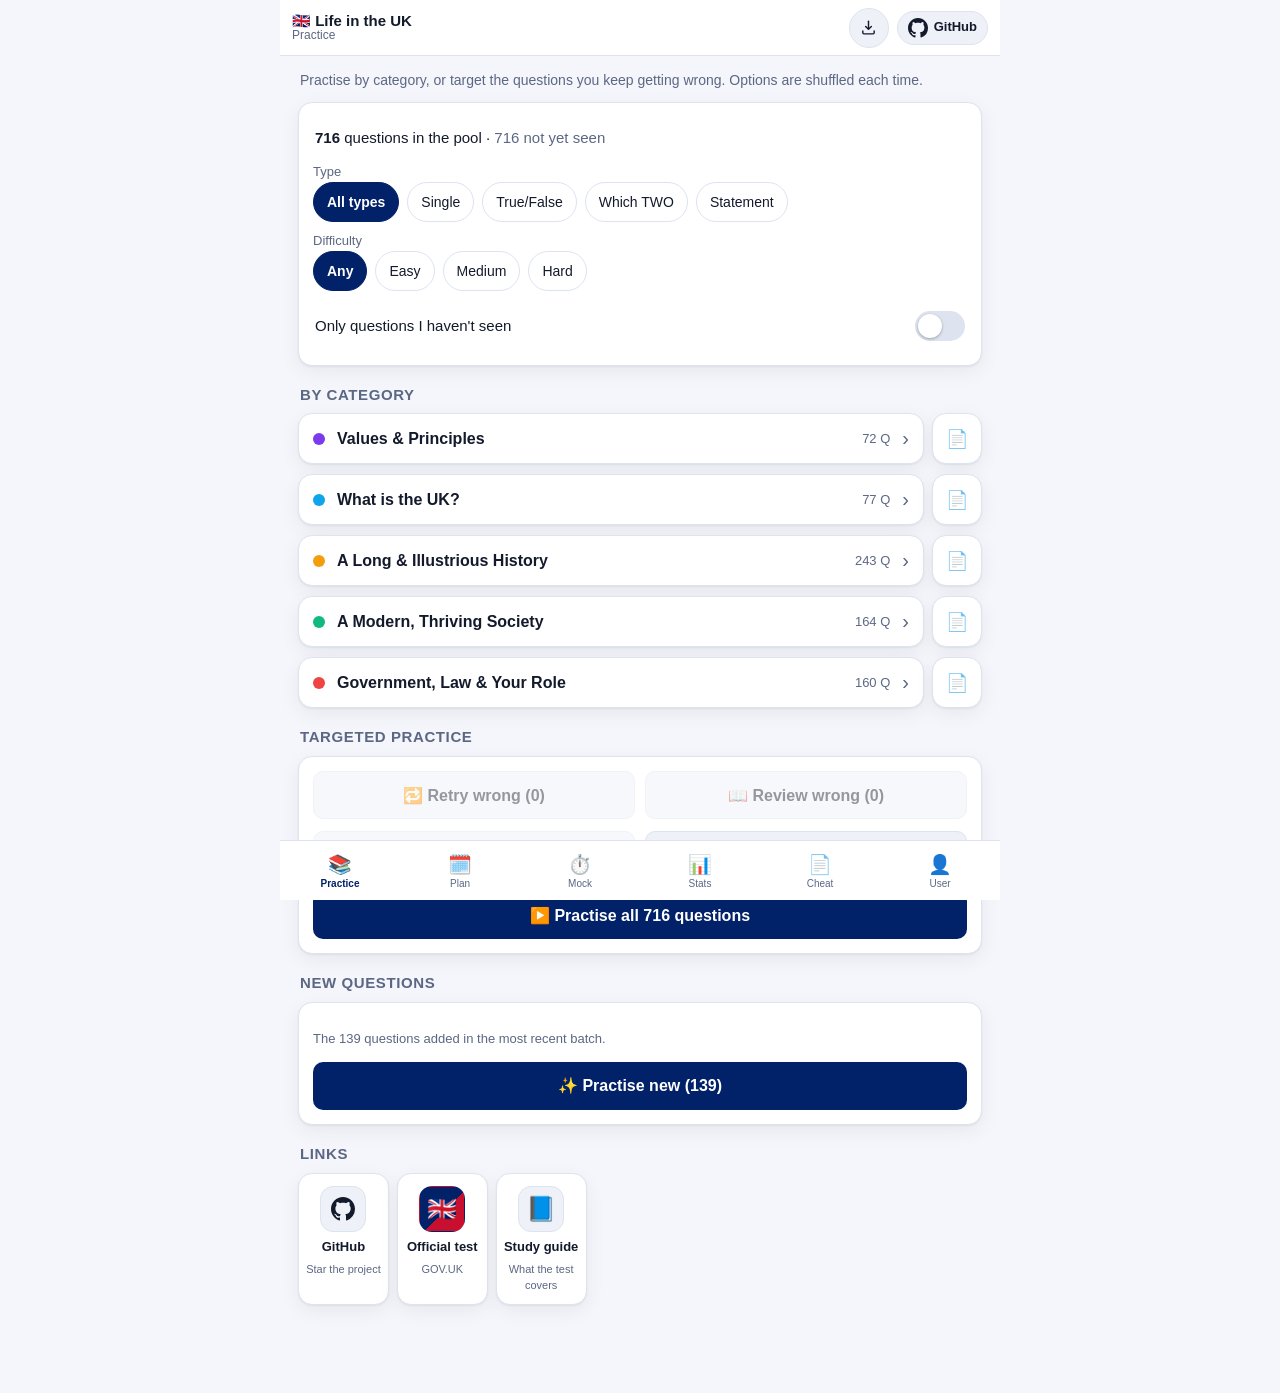
<file: app/index.html>
<!doctype html>
<html lang="en-GB">
  <head>
    <meta charset="utf-8" />
    <meta
      name="viewport"
      content="width=device-width, initial-scale=1, viewport-fit=cover"
    />
    <meta name="theme-color" content="#012169" />
    <title>Life in the UK Test practice — 716 free questions & mock tests</title>
    <meta
      name="description"
      content="Free practice for the Life in the UK Test: 716 original questions by chapter, timed 24-question mock tests, 4/2/1-week study plans and a cheat sheet. Works offline, no account."
    />
    <link rel="canonical" href="https://imnelsonchan-code.github.io/life-in-the-uk-test/" />
    <meta name="robots" content="index,follow" />

    <!-- Link previews (chat apps, social, search). -->
    <meta property="og:type" content="website" />
    <meta property="og:site_name" content="Life in the UK Test practice" />
    <meta property="og:title" content="Life in the UK Test practice — 716 free questions & mock tests" />
    <meta
      property="og:description"
      content="716 original questions by chapter, timed mock tests, study plans and a cheat sheet. Free, offline and private."
    />
    <meta property="og:url" content="https://imnelsonchan-code.github.io/life-in-the-uk-test/" />
    <meta property="og:image" content="https://imnelsonchan-code.github.io/life-in-the-uk-test/icons/og.png" />
    <meta property="og:image:width" content="1200" />
    <meta property="og:image:height" content="630" />
    <meta property="og:locale" content="en_GB" />
    <meta name="twitter:card" content="summary_large_image" />
    <meta name="twitter:title" content="Life in the UK Test practice — 716 free questions & mock tests" />
    <meta
      name="twitter:description"
      content="716 original questions by chapter, timed mock tests, study plans and a cheat sheet. Free, offline and private."
    />
    <meta name="twitter:image" content="https://imnelsonchan-code.github.io/life-in-the-uk-test/icons/og.png" />

    <link rel="icon" href="icons/icon.svg" type="image/svg+xml" />
    <link rel="apple-touch-icon" sizes="180x180" href="icons/apple-touch-icon.png" />
    <link rel="manifest" href="manifest.webmanifest?v=20261019h" />
    <meta name="apple-mobile-web-app-title" content="Life in the UK" />
    <!-- iOS 26 opens a Home Screen site as a web app on its own; these two keep
         older iPhones (which read only the Apple meta tags) doing the same. -->
    <meta name="apple-mobile-web-app-capable" content="yes" />
    <meta name="mobile-web-app-capable" content="yes" />
    <meta name="apple-mobile-web-app-status-bar-style" content="default" />
    <link rel="stylesheet" href="css/styles.css?v=20261019h" />

    <!-- What the app is, for search engines. The readable text lives on
         guide.html and notes.html, because a crawler that does not run
         JavaScript sees none of this app. -->
    <script type="application/ld+json">
      {
        "@context": "https://schema.org",
        "@type": "WebApplication",
        "name": "Life in the UK Test — practice app",
        "url": "https://imnelsonchan-code.github.io/life-in-the-uk-test/",
        "applicationCategory": "EducationalApplication",
        "operatingSystem": "Web (any modern browser)",
        "description": "Free practice for the Life in the UK Test: 716 original questions by chapter, timed 24-question mock tests, 4/2/1-week study plans, a cheat sheet and offline use.",
        "inLanguage": "en-GB",
        "isAccessibleForFree": true,
        "offers": { "@type": "Offer", "price": "0", "priceCurrency": "GBP" },
        "sameAs": "https://github.com/imnelsonchan-code/life-in-the-uk-test"
      }
    </script>
  </head>
  <body>
    <div class="app">
      <header class="app-header" id="appHeader">
        <button class="icon-btn" id="backBtn" aria-label="Back" hidden>‹</button>
        <div class="header-titles">
          <span class="brand">🇬🇧 Life in the UK</span>
          <span class="subtitle" id="headerSubtitle">Practice</span>
        </div>
        <div class="header-right" id="headerRight">
          <span class="header-extra" id="headerExtra"></span>
          <button
            class="icon-btn install-btn"
            id="installBtn"
            type="button"
            aria-label="Add this app to your home screen"
            title="Add this app to your home screen"
            hidden
          >
            <svg
              viewBox="0 0 24 24"
              width="17"
              height="17"
              fill="none"
              stroke="currentColor"
              stroke-width="2"
              stroke-linecap="round"
              stroke-linejoin="round"
              aria-hidden="true"
              focusable="false"
            >
              <path d="M12 3v11" />
              <path d="M8 10.5l4 4 4-4" />
              <path d="M4 17v2.5A1.5 1.5 0 0 0 5.5 21h13a1.5 1.5 0 0 0 1.5-1.5V17" />
            </svg>
          </button>
          <a
            class="gh-btn"
            id="ghBtn"
            href="https://github.com/imnelsonchan-code/life-in-the-uk-test"
            target="_blank"
            rel="noopener noreferrer"
            aria-label="Open the project on GitHub"
            title="Open the project on GitHub"
          >
            <span class="gh-ico" aria-hidden="true"></span>
            <span class="gh-label">GitHub</span>
            <span class="gh-count" id="ghCount" hidden></span>
          </a>
        </div>
      </header>

      <main id="main" class="app-main" aria-live="polite">
        <div class="loading">
          <div class="spinner"></div>
          <p>Loading question pool…</p>
        </div>
      </main>

      <nav class="tabbar" id="tabbar">
        <button class="tab is-active" data-tab="practice">
          <span class="tab-ico">📚</span><span>Practice</span>
        </button>
        <button class="tab" data-tab="plan">
          <span class="tab-ico">🗓️</span><span>Plan</span>
        </button>
        <button class="tab" data-tab="mock">
          <span class="tab-ico">⏱️</span><span>Mock</span>
        </button>
        <button class="tab" data-tab="stats">
          <span class="tab-ico">📊</span><span>Stats</span>
        </button>
        <button class="tab" data-tab="cheat">
          <span class="tab-ico">📄</span><span>Cheat</span>
        </button>
        <button class="tab" data-tab="user">
          <span class="tab-ico">👤</span><span>User</span>
        </button>
      </nav>
    </div>

    <div class="toast" id="toast" hidden></div>

    <!-- "Add to your Home Screen" help. Outside #main, so a re-render never
         clears it, and it stays up while the user works through Safari's menus
         (a toast would be gone before they found the Share sheet). -->
    <div class="scrim" id="installHelp" hidden>
      <div class="sheet" role="dialog" aria-modal="true" aria-labelledby="installHelpTitle">
        <h2 class="sheet-title" id="installHelpTitle">Add this app to your Home Screen</h2>
        <div id="installHelpBody"></div>
        <button class="btn" id="installHelpClose" type="button">Got it</button>
      </div>
    </div>

    <script src="js/app.js?v=20261019h"></script>
  </body>
</html>
</file>
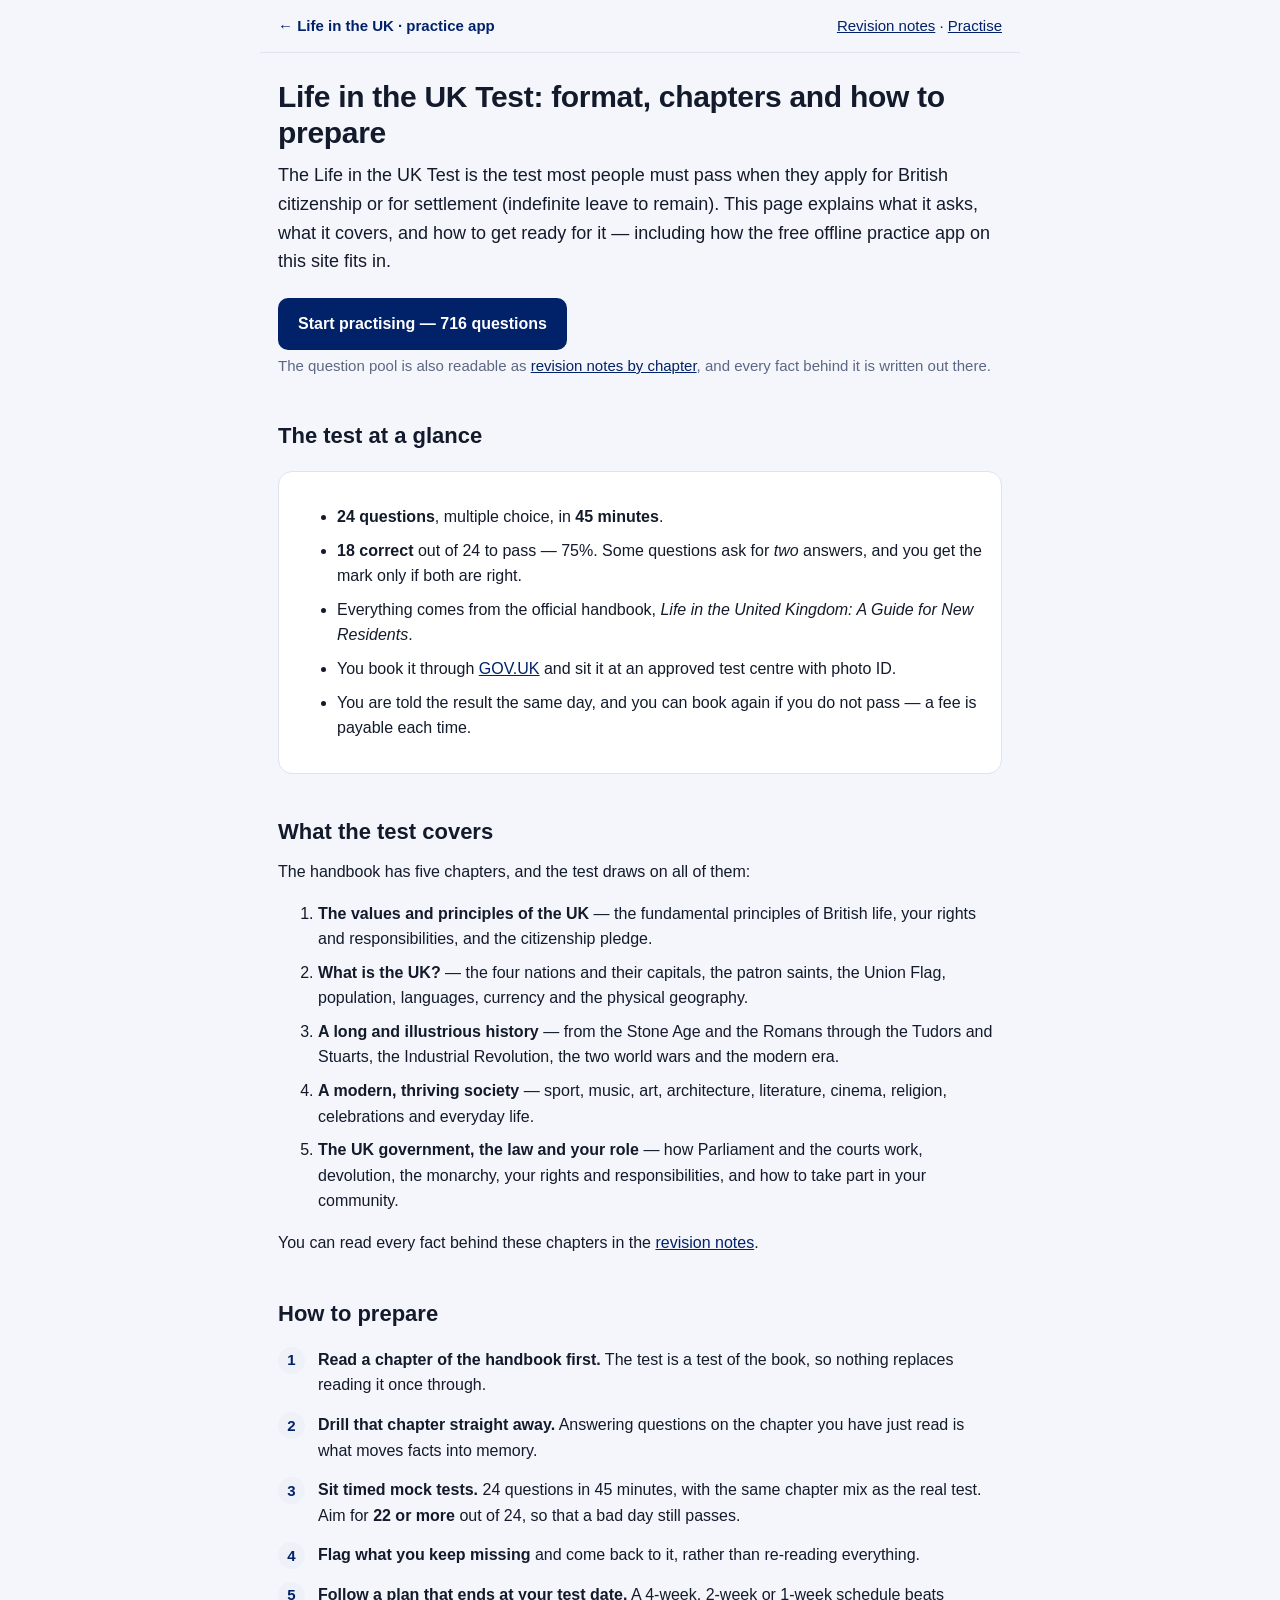
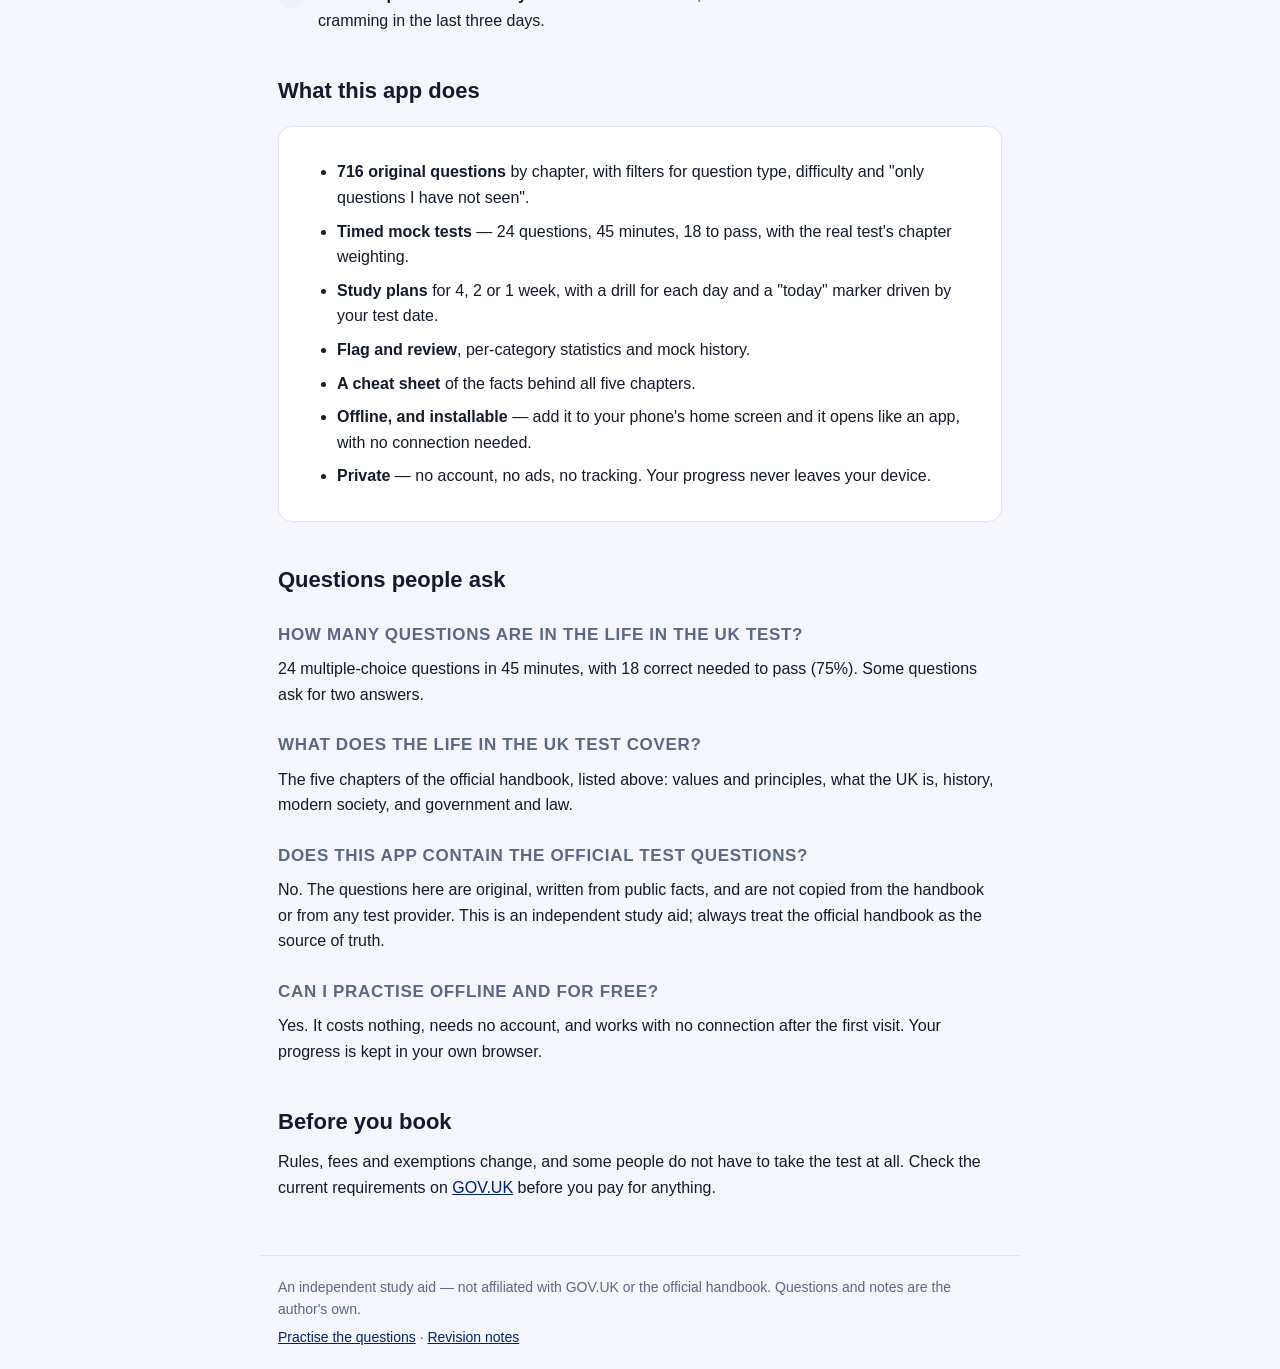
<file: app/guide.html>
<!doctype html>
<html lang="en-GB">
  <head>
    <meta charset="utf-8" />
    <meta name="viewport" content="width=device-width, initial-scale=1" />
    <title>Life in the UK Test: format, chapters and how to prepare</title>
    <meta
      name="description"
      content="What the Life in the UK Test is: 24 multiple-choice questions in 45 minutes, 18 to pass, covering five chapters of the official handbook. How to prepare, and how this free offline practice app fits in."
    />
    <link rel="canonical" href="https://imnelsonchan-code.github.io/life-in-the-uk-test/guide.html" />
    <meta name="robots" content="index,follow" />
    <meta property="og:type" content="article" />
    <meta property="og:title" content="Life in the UK Test: format, chapters and how to prepare" />
    <meta
      property="og:description"
      content="24 multiple-choice questions, 45 minutes, 18 to pass, five handbook chapters. How to prepare for the Life in the UK Test."
    />
    <meta property="og:url" content="https://imnelsonchan-code.github.io/life-in-the-uk-test/guide.html" />
    <meta property="og:image" content="https://imnelsonchan-code.github.io/life-in-the-uk-test/icons/og.png" />
    <link rel="icon" href="icons/icon.svg" type="image/svg+xml" />
    <link rel="apple-touch-icon" sizes="180x180" href="icons/apple-touch-icon.png" />
    <link rel="stylesheet" href="css/doc.css?v=20261019h" />
    <script type="application/ld+json">
      {
        "@context": "https://schema.org",
        "@graph": [
          {
            "@type": "WebApplication",
            "name": "Life in the UK Test — practice app",
            "url": "https://imnelsonchan-code.github.io/life-in-the-uk-test/",
            "applicationCategory": "EducationalApplication",
            "operatingSystem": "Web (any modern browser)",
            "description": "Free practice for the Life in the UK Test: 716 original questions by chapter, timed 24-question mock tests, 4/2/1-week study plans, a cheat sheet and offline use.",
            "inLanguage": "en-GB",
            "isAccessibleForFree": true,
            "offers": { "@type": "Offer", "price": "0", "priceCurrency": "GBP" }
          },
          {
            "@type": "FAQPage",
            "mainEntity": [
              {
                "@type": "Question",
                "name": "How many questions are in the Life in the UK Test?",
                "acceptedAnswer": {
                  "@type": "Answer",
                  "text": "The test has 24 multiple-choice questions and lasts 45 minutes. You need at least 18 correct answers out of 24 (75%) to pass, and some questions ask for two answers."
                }
              },
              {
                "@type": "Question",
                "name": "What does the Life in the UK Test cover?",
                "acceptedAnswer": {
                  "@type": "Answer",
                  "text": "It covers the five chapters of the official handbook: the values and principles of the UK; what the UK is; a long and illustrious history; a modern, thriving society; and the UK government, the law and your role."
                }
              },
              {
                "@type": "Question",
                "name": "Does this app contain the official test questions?",
                "acceptedAnswer": {
                  "@type": "Answer",
                  "text": "No. The 716 questions are original, written from public facts, and are not copied from the official handbook or from any test provider. This is an independent study aid and is not affiliated with GOV.UK."
                }
              },
              {
                "@type": "Question",
                "name": "Can I practise offline and for free?",
                "acceptedAnswer": {
                  "@type": "Answer",
                  "text": "Yes. The app is free, has no account, no ads and no tracking, and after one visit it works with no connection — including the mock tests and the revision notes. Progress is stored in your own browser."
                }
              }
            ]
          }
        ]
      }
    </script>
  </head>
  <body>
    <header class="site">
      <a class="back" href="./">← Life in the UK · practice app</a>
      <nav><a href="notes.html">Revision notes</a> · <a href="./">Practise</a></nav>
    </header>

    <main class="doc">
      <h1>Life in the UK Test: format, chapters and how to prepare</h1>
      <p class="lede">
        The Life in the UK Test is the test most people must pass when they apply
        for British citizenship or for settlement (indefinite leave to remain).
        This page explains what it asks, what it covers, and how to get ready for
        it — including how the free offline practice app on this site fits in.
      </p>

      <a class="cta" href="./">Start practising — 716 questions</a>
      <p class="muted">
        The question pool is also readable as
        <a href="notes.html">revision notes by chapter</a>, and every fact behind
        it is written out there.
      </p>

      <h2>The test at a glance</h2>
      <div class="card">
        <ul>
          <li><strong>24 questions</strong>, multiple choice, in <strong>45 minutes</strong>.</li>
          <li><strong>18 correct</strong> out of 24 to pass — 75%. Some questions ask for
            <em>two</em> answers, and you get the mark only if both are right.</li>
          <li>Everything comes from the official handbook,
            <em>Life in the United Kingdom: A Guide for New Residents</em>.</li>
          <li>You book it through <a href="https://www.gov.uk/life-in-the-uk-test" rel="noopener">GOV.UK</a>
            and sit it at an approved test centre with photo ID.</li>
          <li>You are told the result the same day, and you can book again if you do
            not pass — a fee is payable each time.</li>
        </ul>
      </div>

      <h2>What the test covers</h2>
      <p>The handbook has five chapters, and the test draws on all of them:</p>
      <ol>
        <li>
          <strong>The values and principles of the UK</strong> — the fundamental
          principles of British life, your rights and responsibilities, and the
          citizenship pledge.
        </li>
        <li>
          <strong>What is the UK?</strong> — the four nations and their capitals,
          the patron saints, the Union Flag, population, languages, currency and
          the physical geography.
        </li>
        <li>
          <strong>A long and illustrious history</strong> — from the Stone Age and
          the Romans through the Tudors and Stuarts, the Industrial Revolution,
          the two world wars and the modern era.
        </li>
        <li>
          <strong>A modern, thriving society</strong> — sport, music, art,
          architecture, literature, cinema, religion, celebrations and everyday
          life.
        </li>
        <li>
          <strong>The UK government, the law and your role</strong> — how
          Parliament and the courts work, devolution, the monarchy, your rights
          and responsibilities, and how to take part in your community.
        </li>
      </ol>
      <p>
        You can read every fact behind these chapters in the
        <a href="notes.html">revision notes</a>.
      </p>

      <h2>How to prepare</h2>
      <ol class="steps">
        <li>
          <strong>Read a chapter of the handbook first.</strong> The test is a test
          of the book, so nothing replaces reading it once through.
        </li>
        <li>
          <strong>Drill that chapter straight away.</strong> Answering questions on
          the chapter you have just read is what moves facts into memory.
        </li>
        <li>
          <strong>Sit timed mock tests.</strong> 24 questions in 45 minutes, with
          the same chapter mix as the real test. Aim for <strong>22 or more</strong>
          out of 24, so that a bad day still passes.
        </li>
        <li>
          <strong>Flag what you keep missing</strong> and come back to it, rather
          than re-reading everything.
        </li>
        <li>
          <strong>Follow a plan that ends at your test date.</strong> A 4-week,
          2-week or 1-week schedule beats cramming in the last three days.
        </li>
      </ol>

      <h2>What this app does</h2>
      <div class="card">
        <ul>
          <li><strong>716 original questions</strong> by chapter, with filters for
            question type, difficulty and "only questions I have not seen".</li>
          <li><strong>Timed mock tests</strong> — 24 questions, 45 minutes, 18 to
            pass, with the real test's chapter weighting.</li>
          <li><strong>Study plans</strong> for 4, 2 or 1 week, with a drill for each
            day and a "today" marker driven by your test date.</li>
          <li><strong>Flag and review</strong>, per-category statistics and mock
            history.</li>
          <li><strong>A cheat sheet</strong> of the facts behind all five chapters.</li>
          <li><strong>Offline, and installable</strong> — add it to your phone's home
            screen and it opens like an app, with no connection needed.</li>
          <li><strong>Private</strong> — no account, no ads, no tracking. Your
            progress never leaves your device.</li>
        </ul>
      </div>

      <h2>Questions people ask</h2>
      <h3>How many questions are in the Life in the UK Test?</h3>
      <p>
        24 multiple-choice questions in 45 minutes, with 18 correct needed to pass
        (75%). Some questions ask for two answers.
      </p>

      <h3>What does the Life in the UK Test cover?</h3>
      <p>
        The five chapters of the official handbook, listed above: values and
        principles, what the UK is, history, modern society, and government and law.
      </p>

      <h3>Does this app contain the official test questions?</h3>
      <p>
        No. The questions here are original, written from public facts, and are not
        copied from the handbook or from any test provider. This is an independent
        study aid; always treat the official handbook as the source of truth.
      </p>

      <h3>Can I practise offline and for free?</h3>
      <p>
        Yes. It costs nothing, needs no account, and works with no connection after
        the first visit. Your progress is kept in your own browser.
      </p>

      <h2>Before you book</h2>
      <p>
        Rules, fees and exemptions change, and some people do not have to take the
        test at all. Check the current requirements on
        <a href="https://www.gov.uk/life-in-the-uk-test" rel="noopener">GOV.UK</a>
        before you pay for anything.
      </p>
    </main>

    <footer class="site">
      <p>
        An independent study aid — not affiliated with GOV.UK or the official
        handbook. Questions and notes are the author's own.
      </p>
      <p><a href="./">Practise the questions</a> · <a href="notes.html">Revision notes</a></p>
    </footer>
  </body>
</html>
</file>
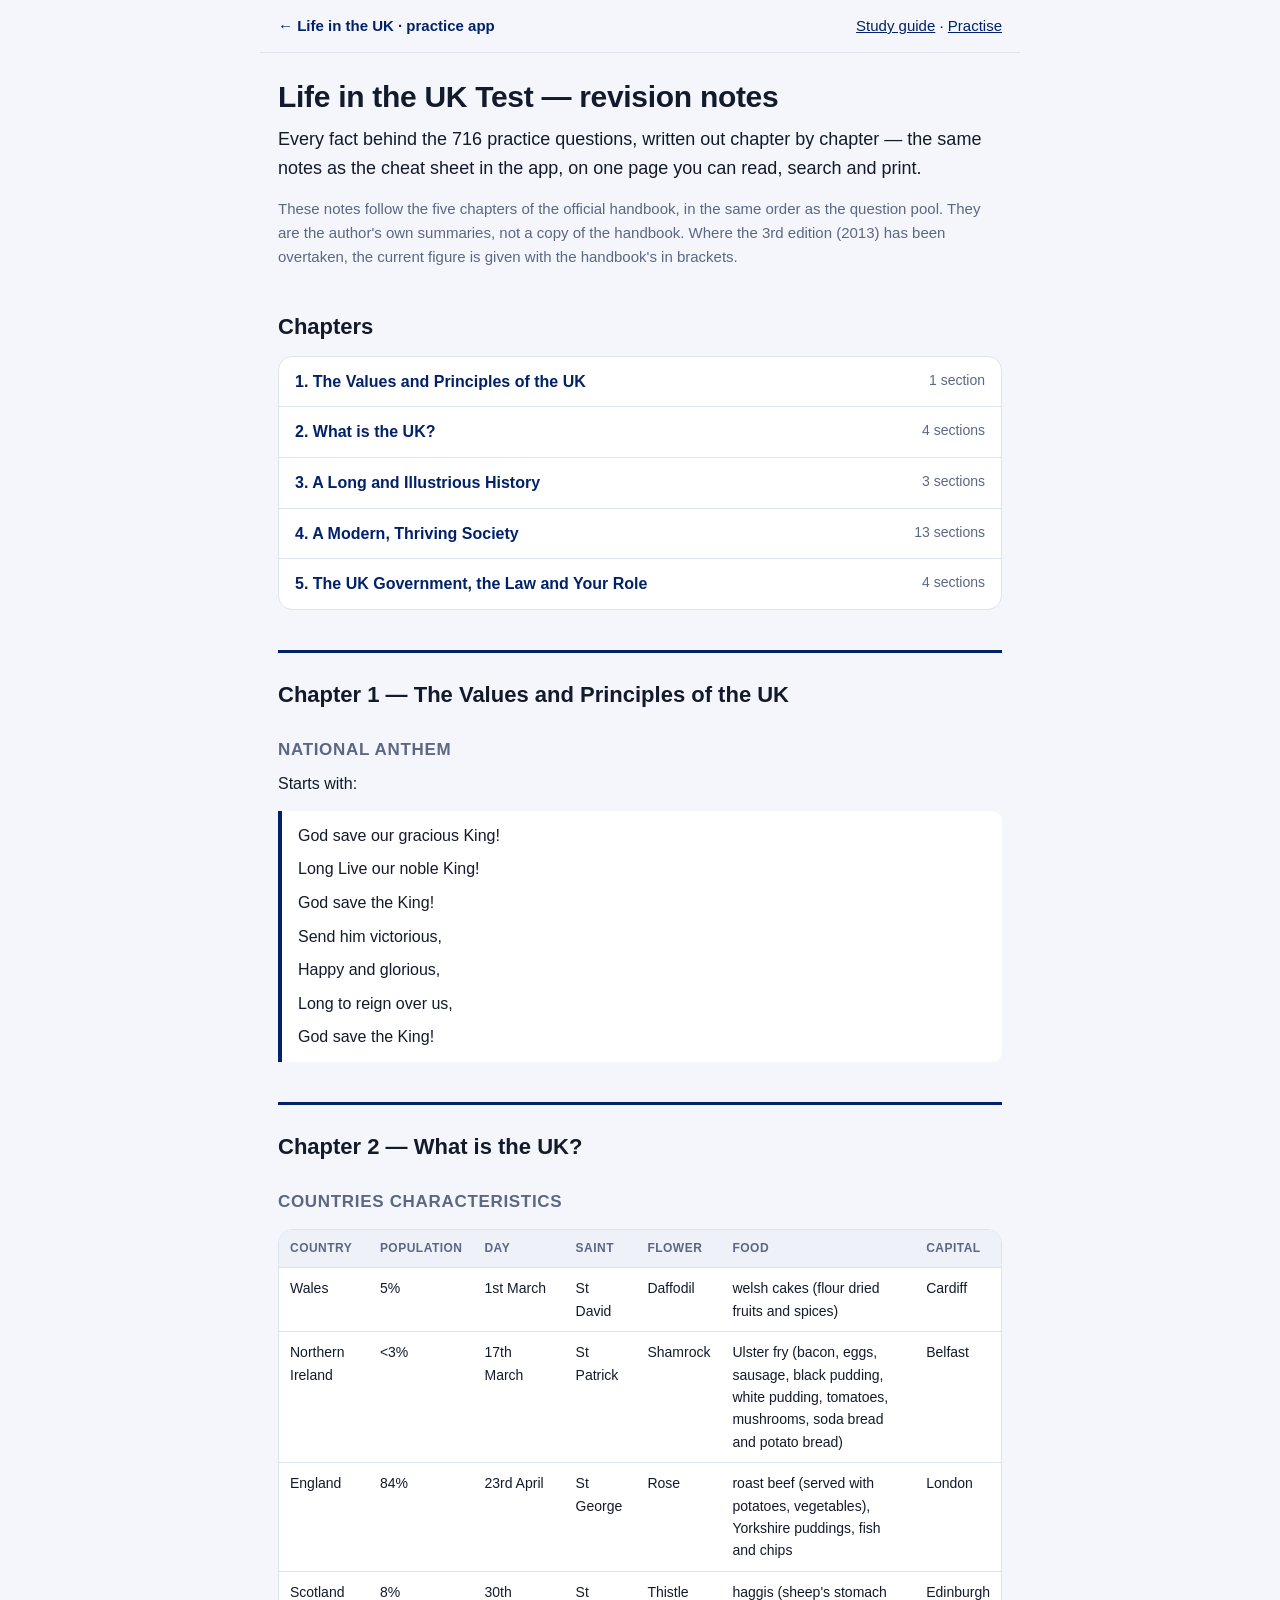
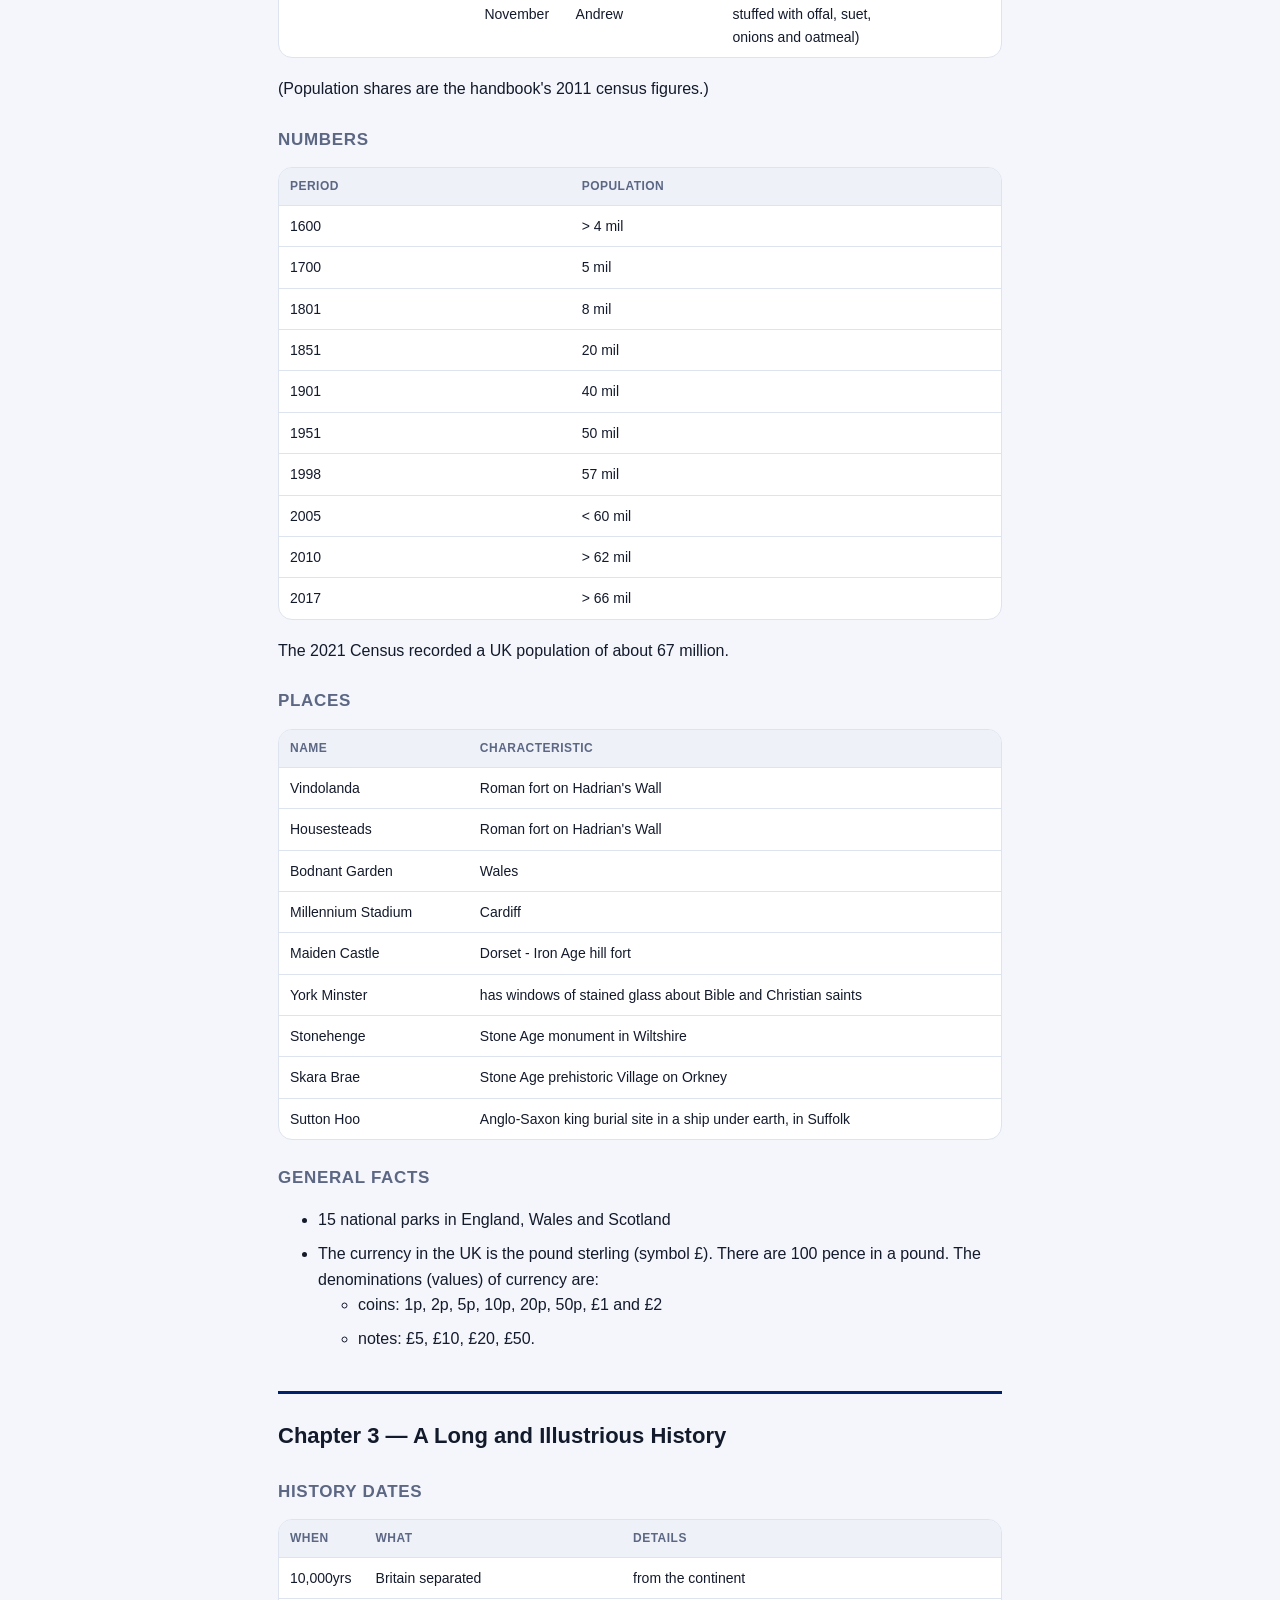
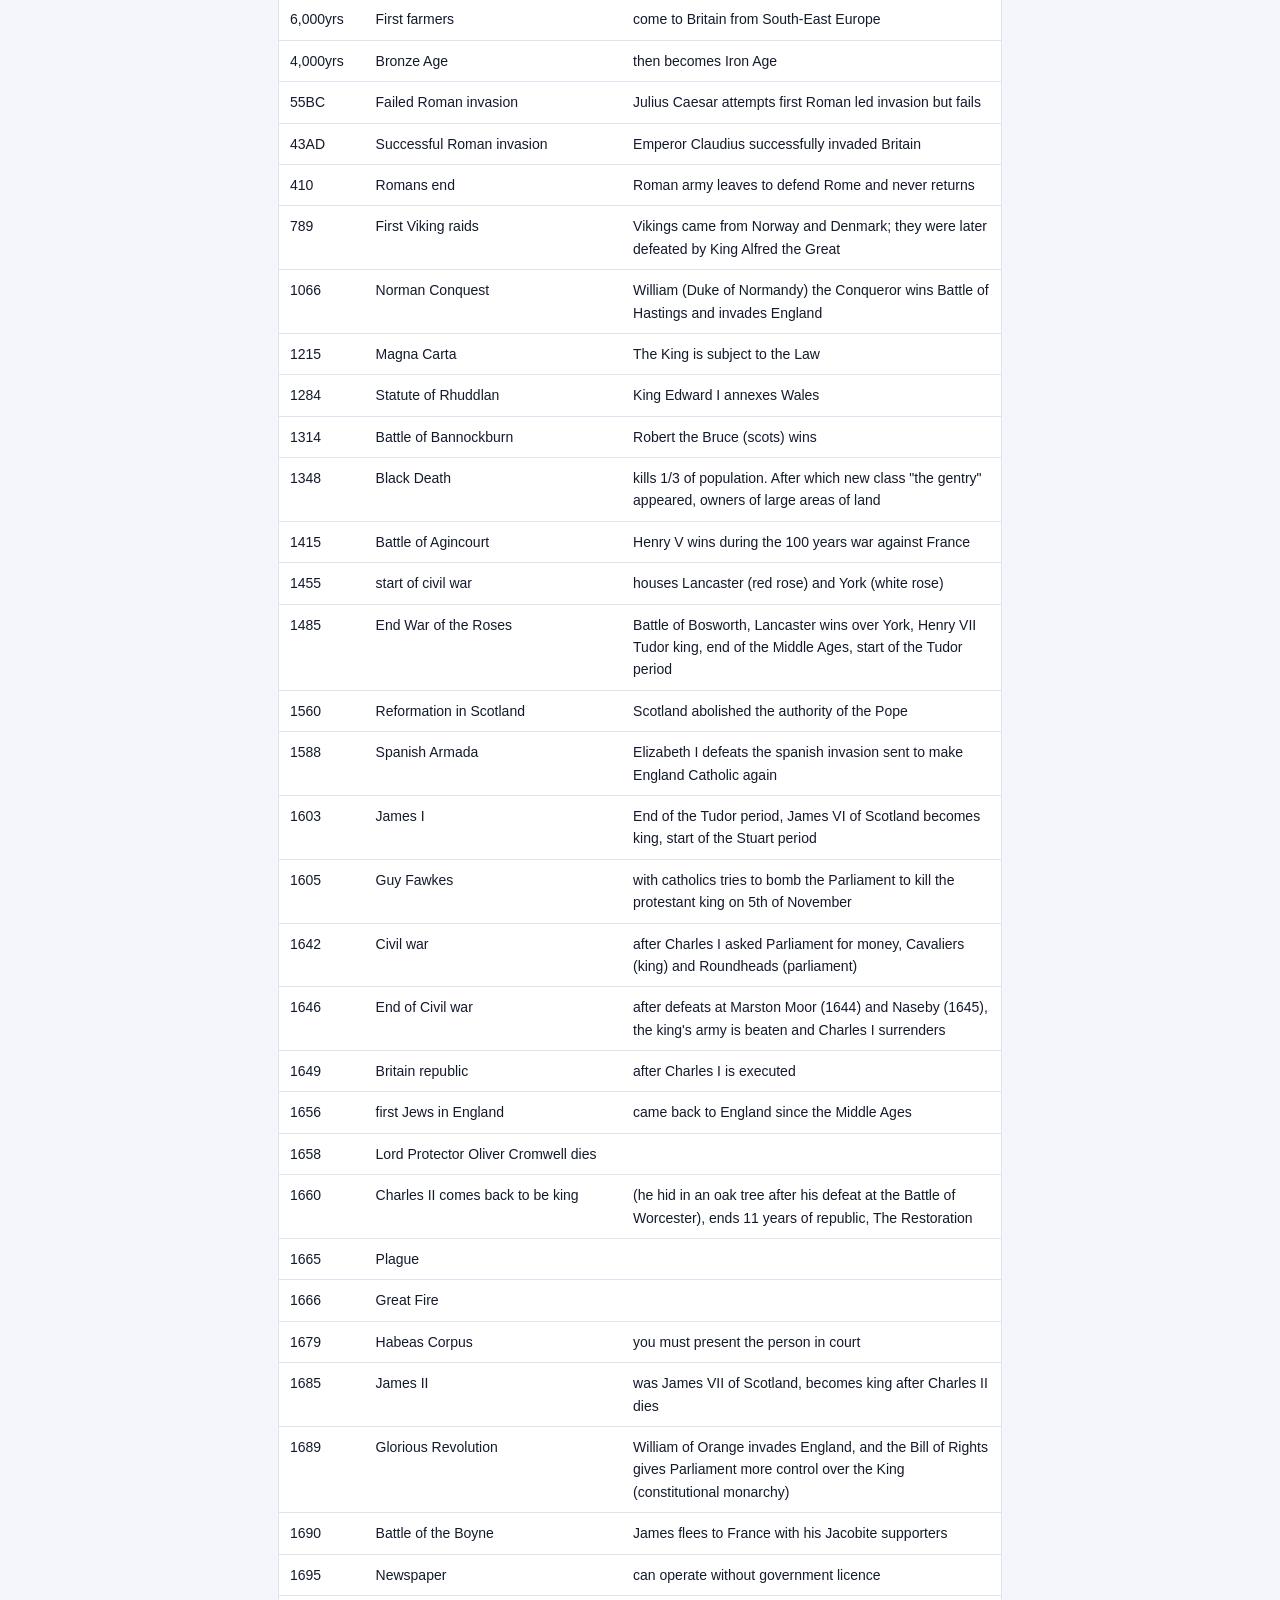
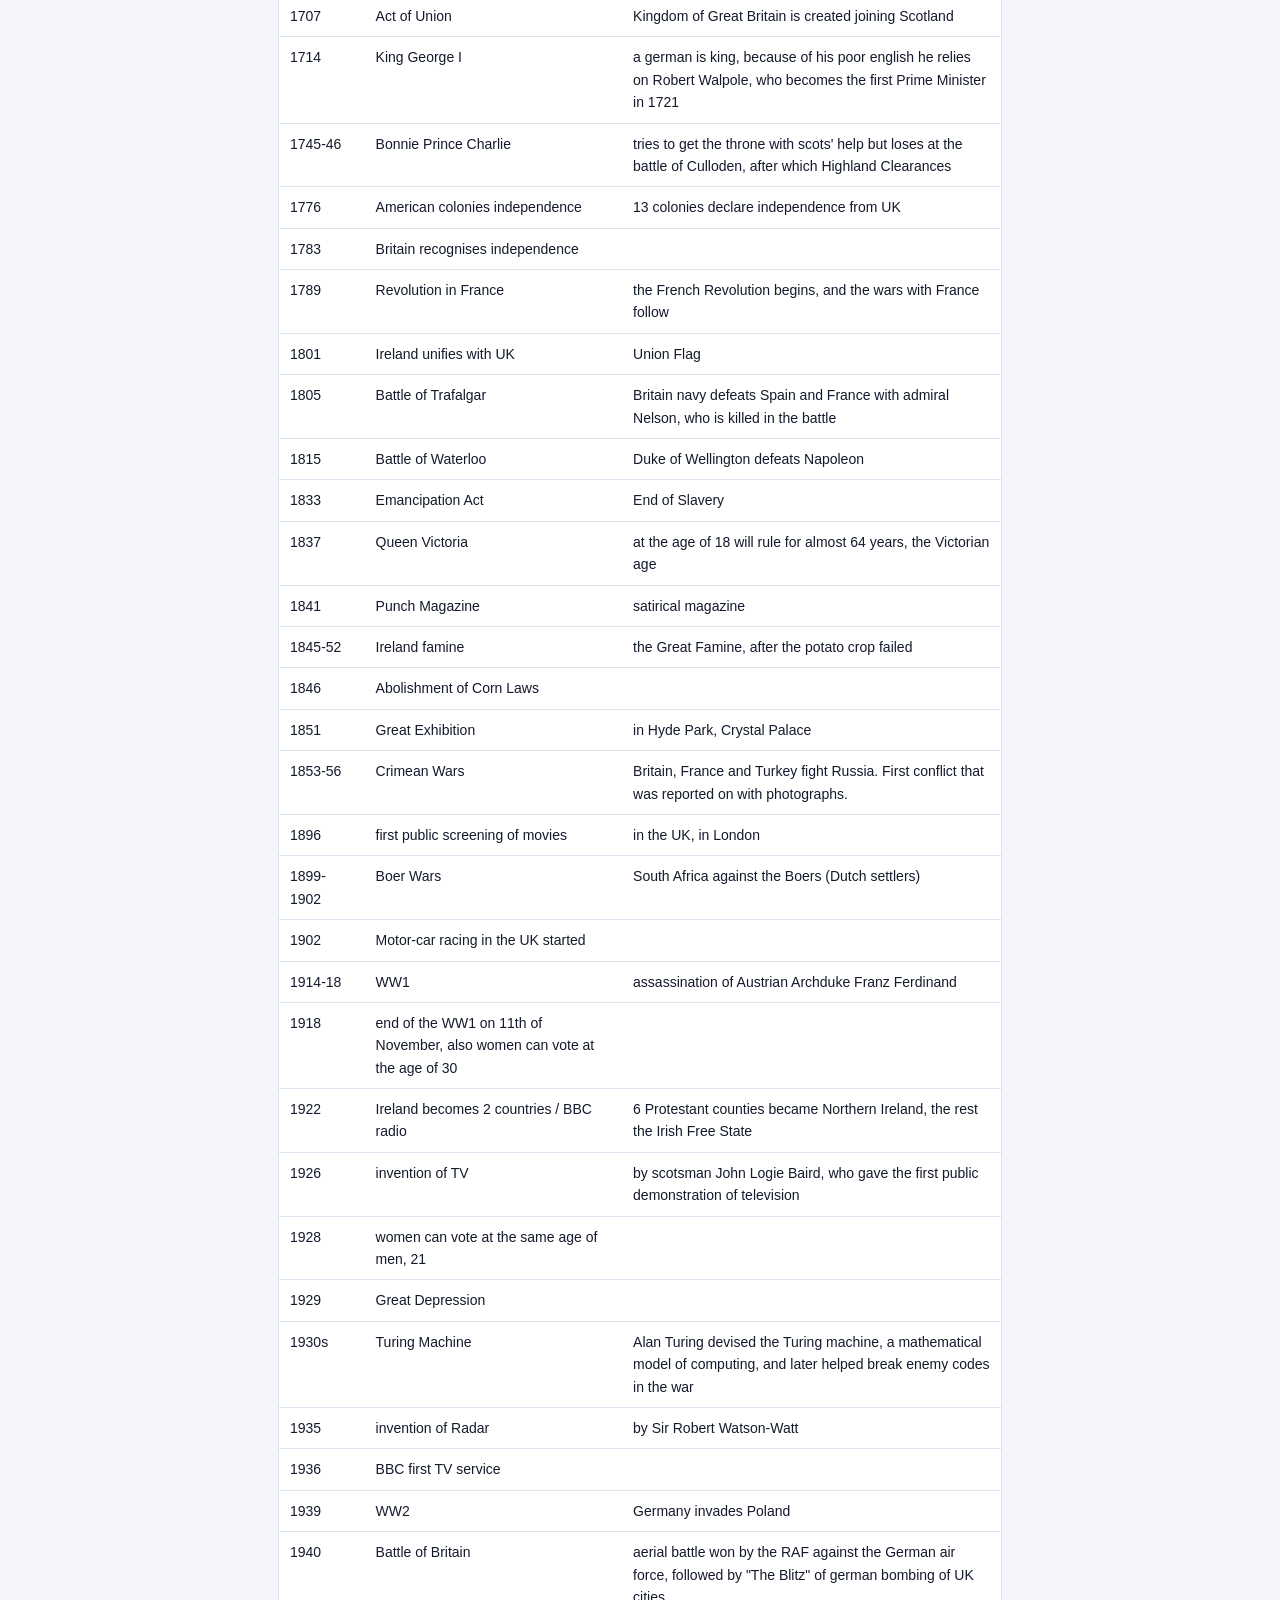
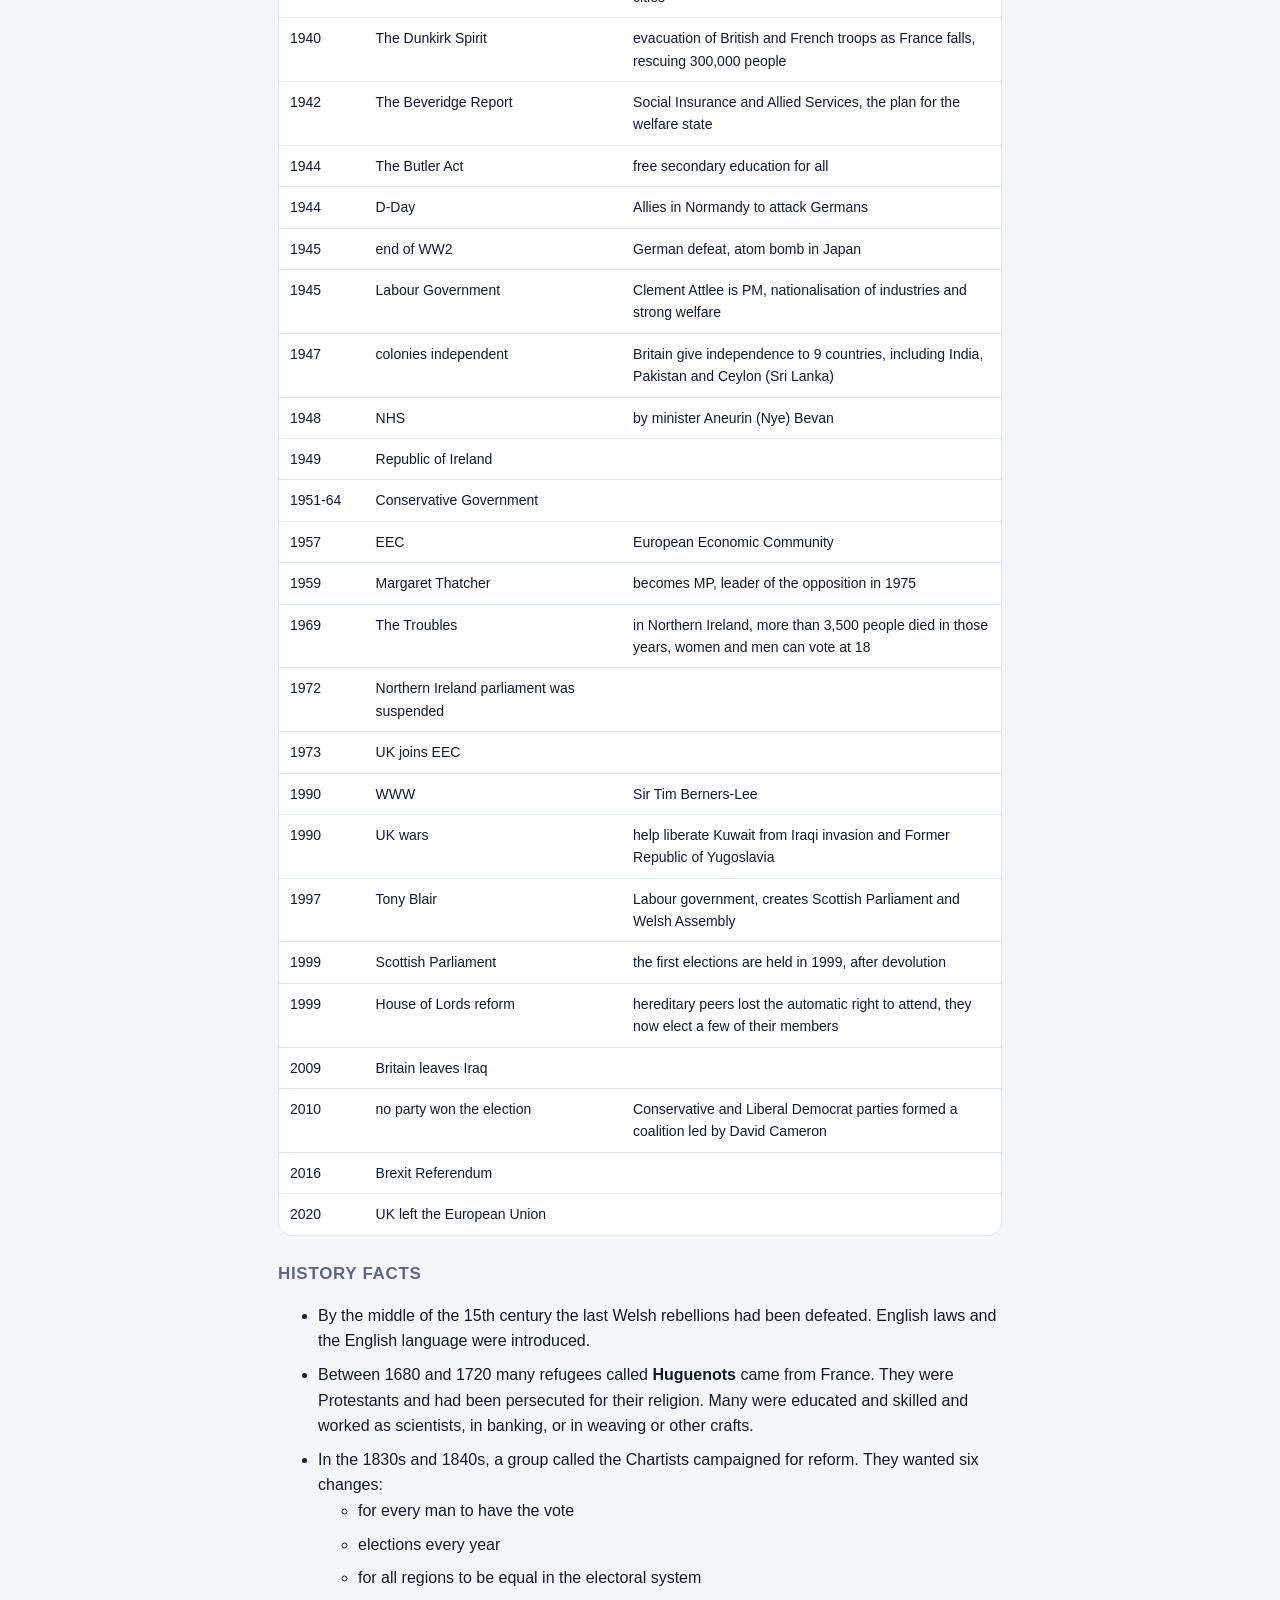
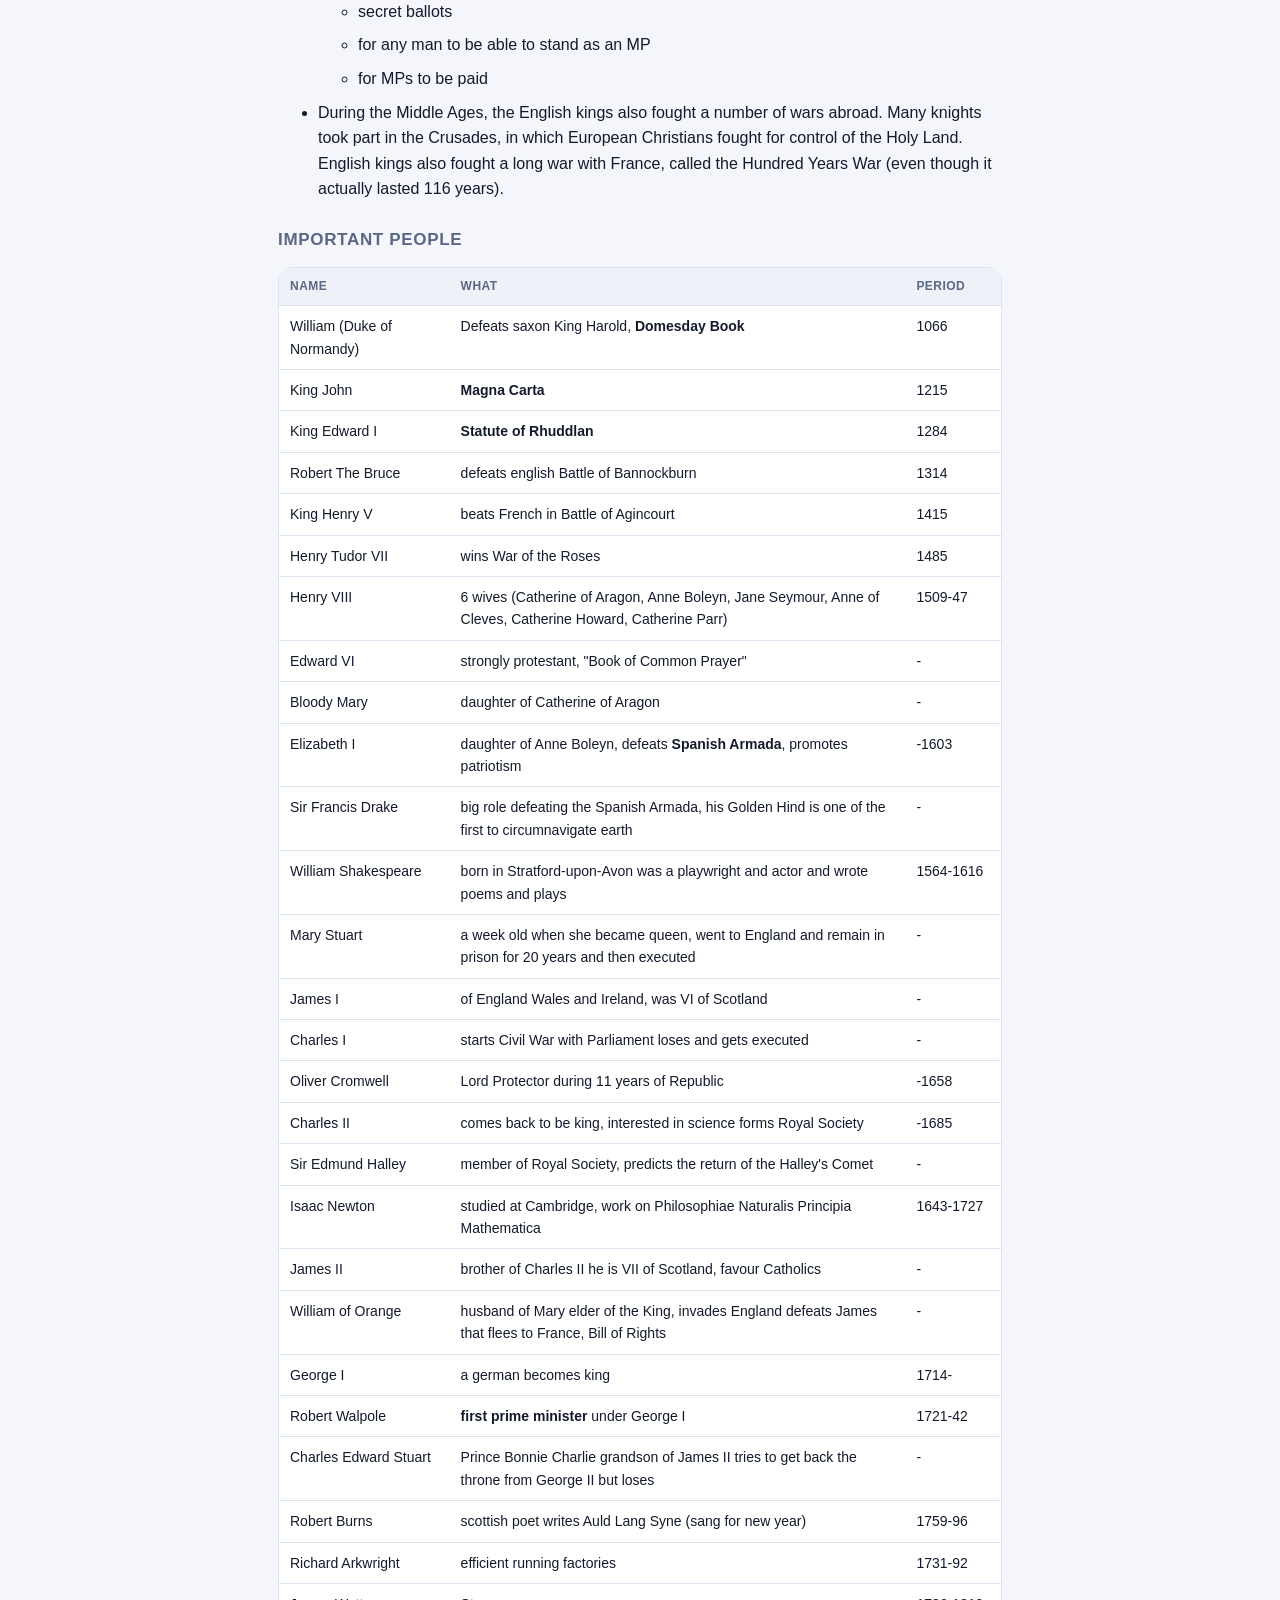
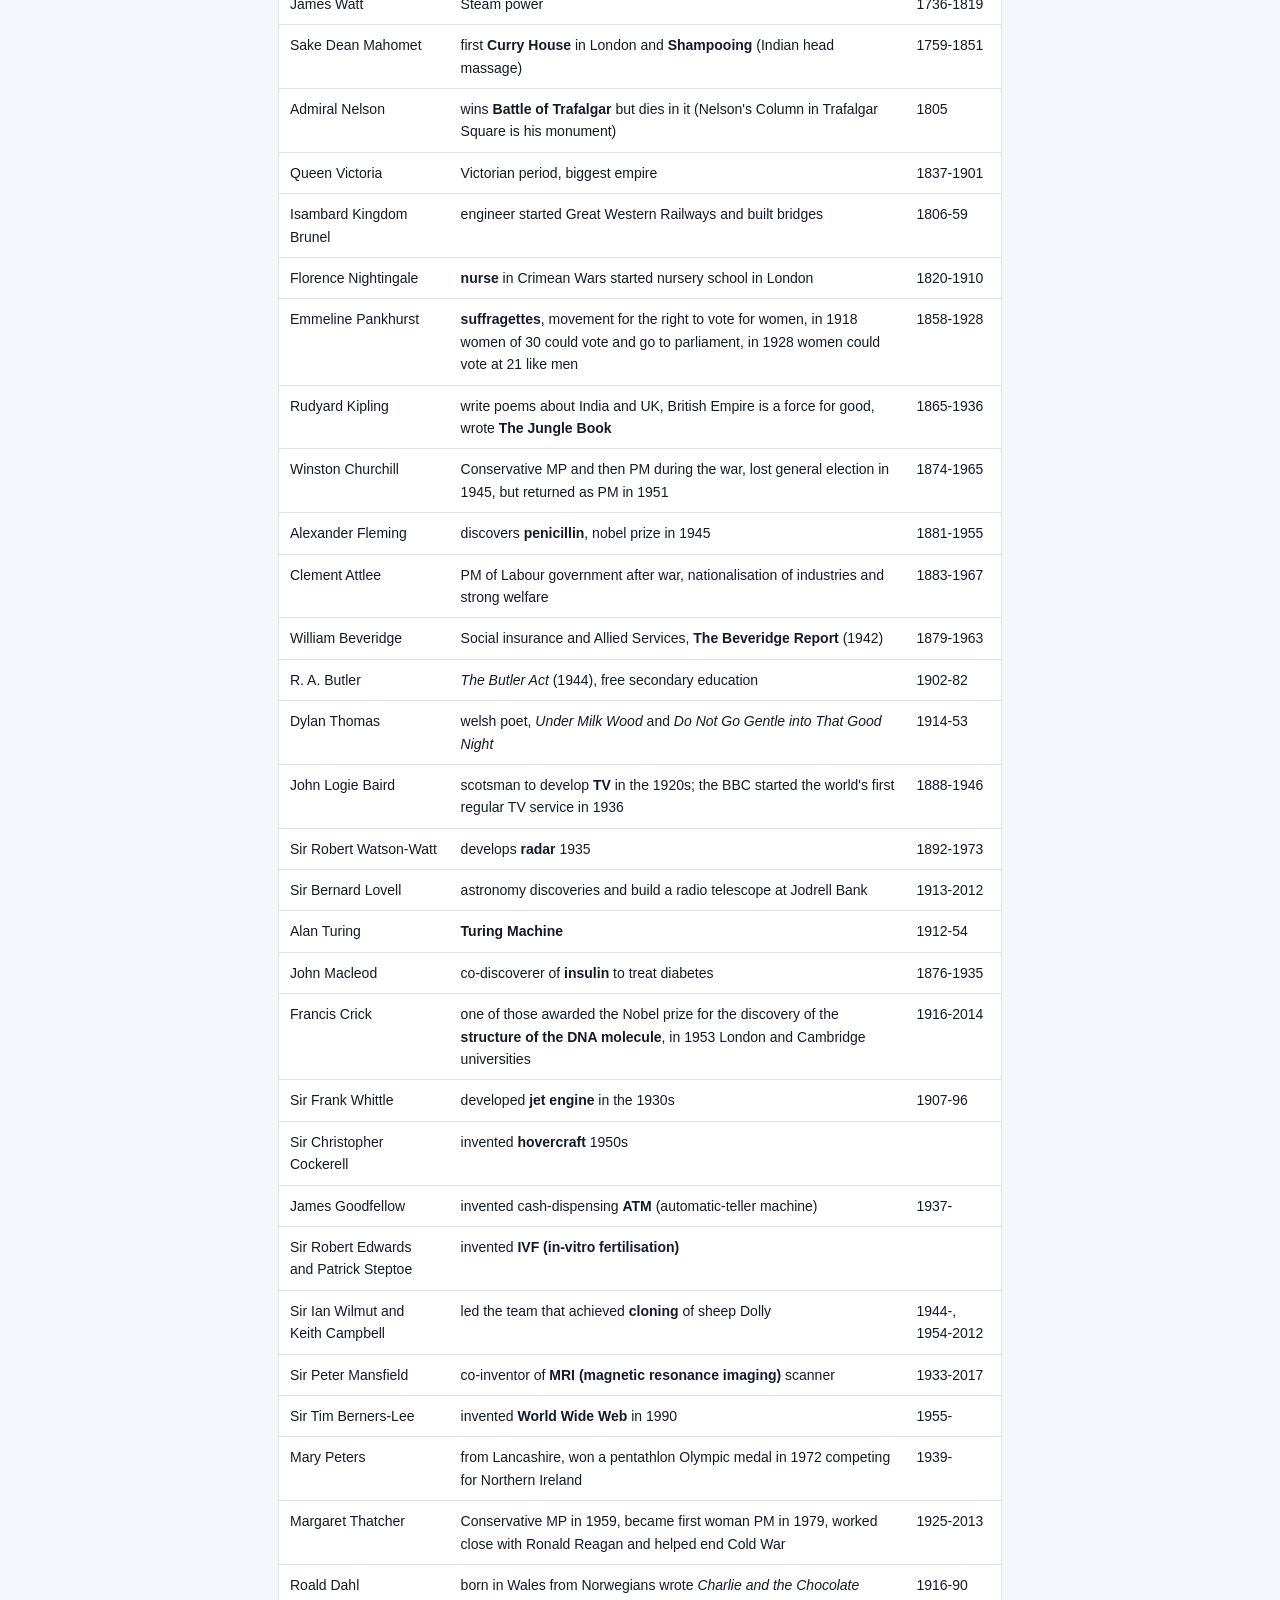
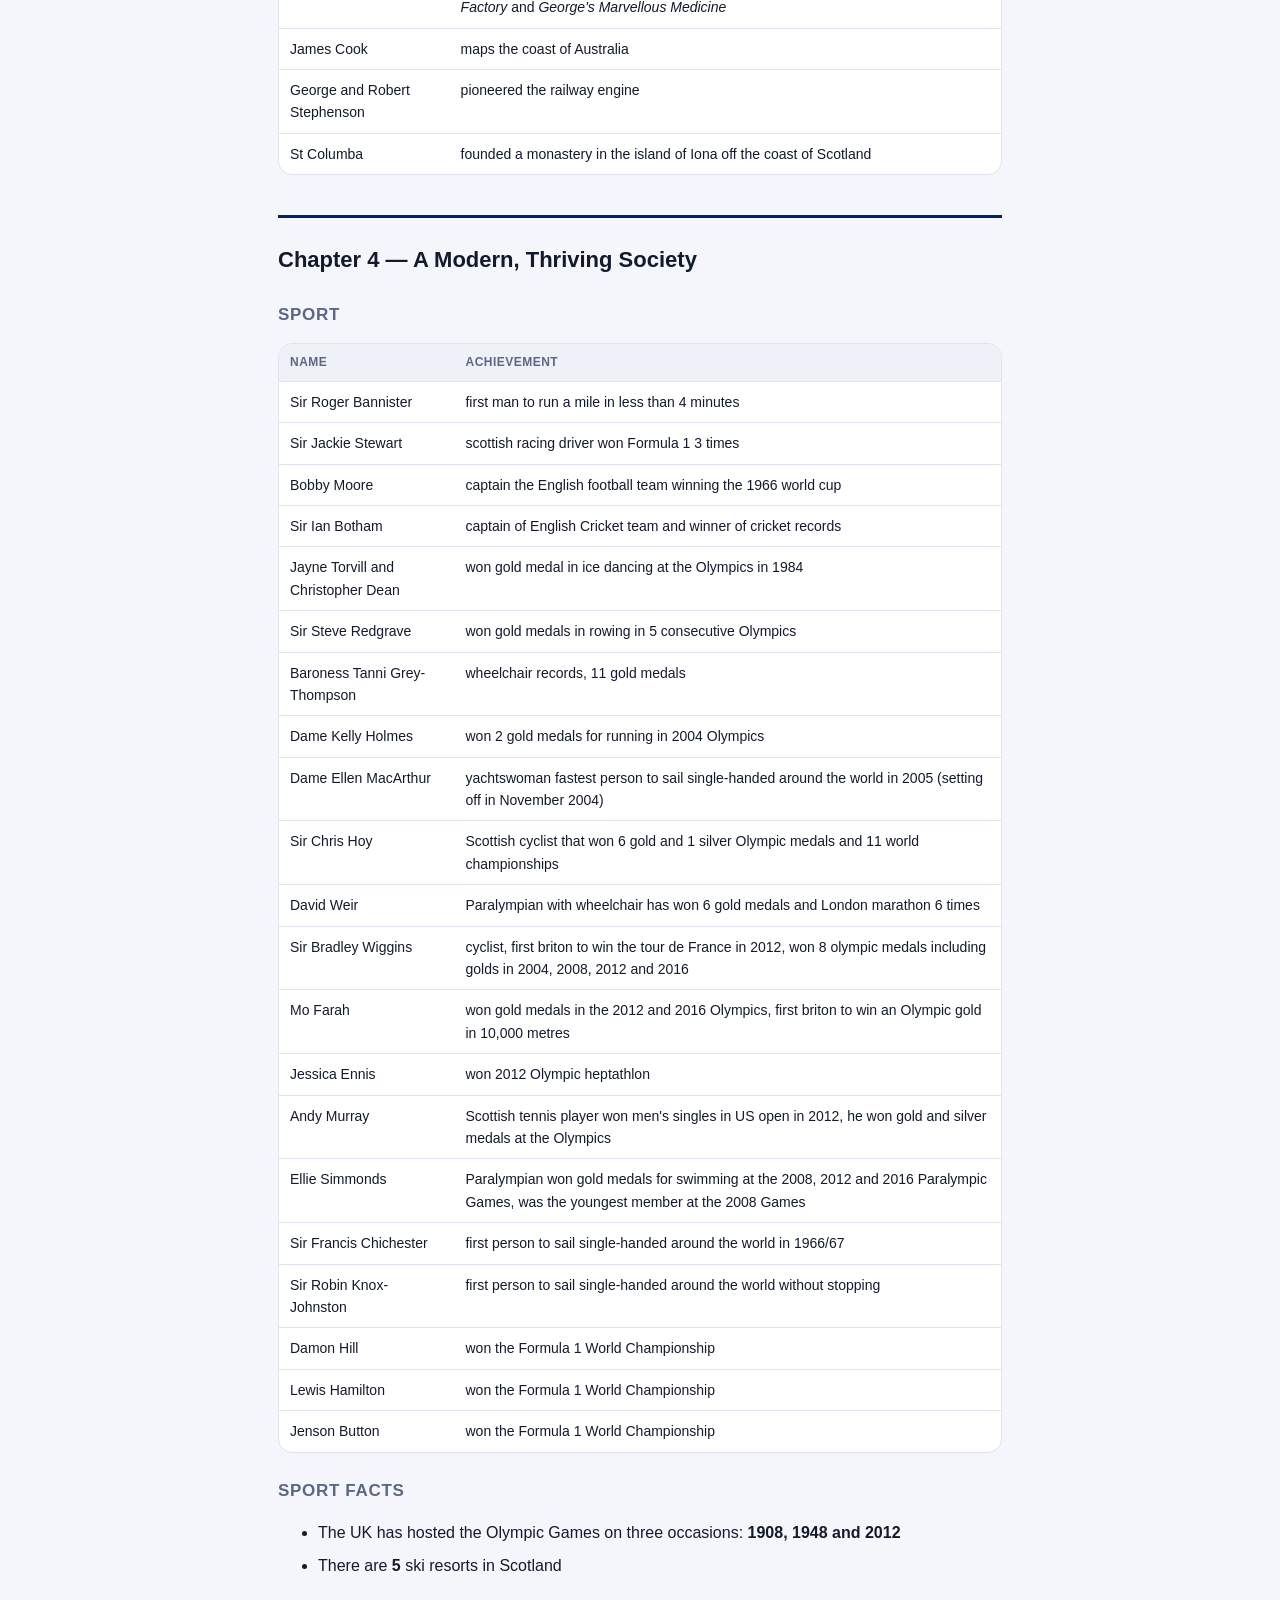
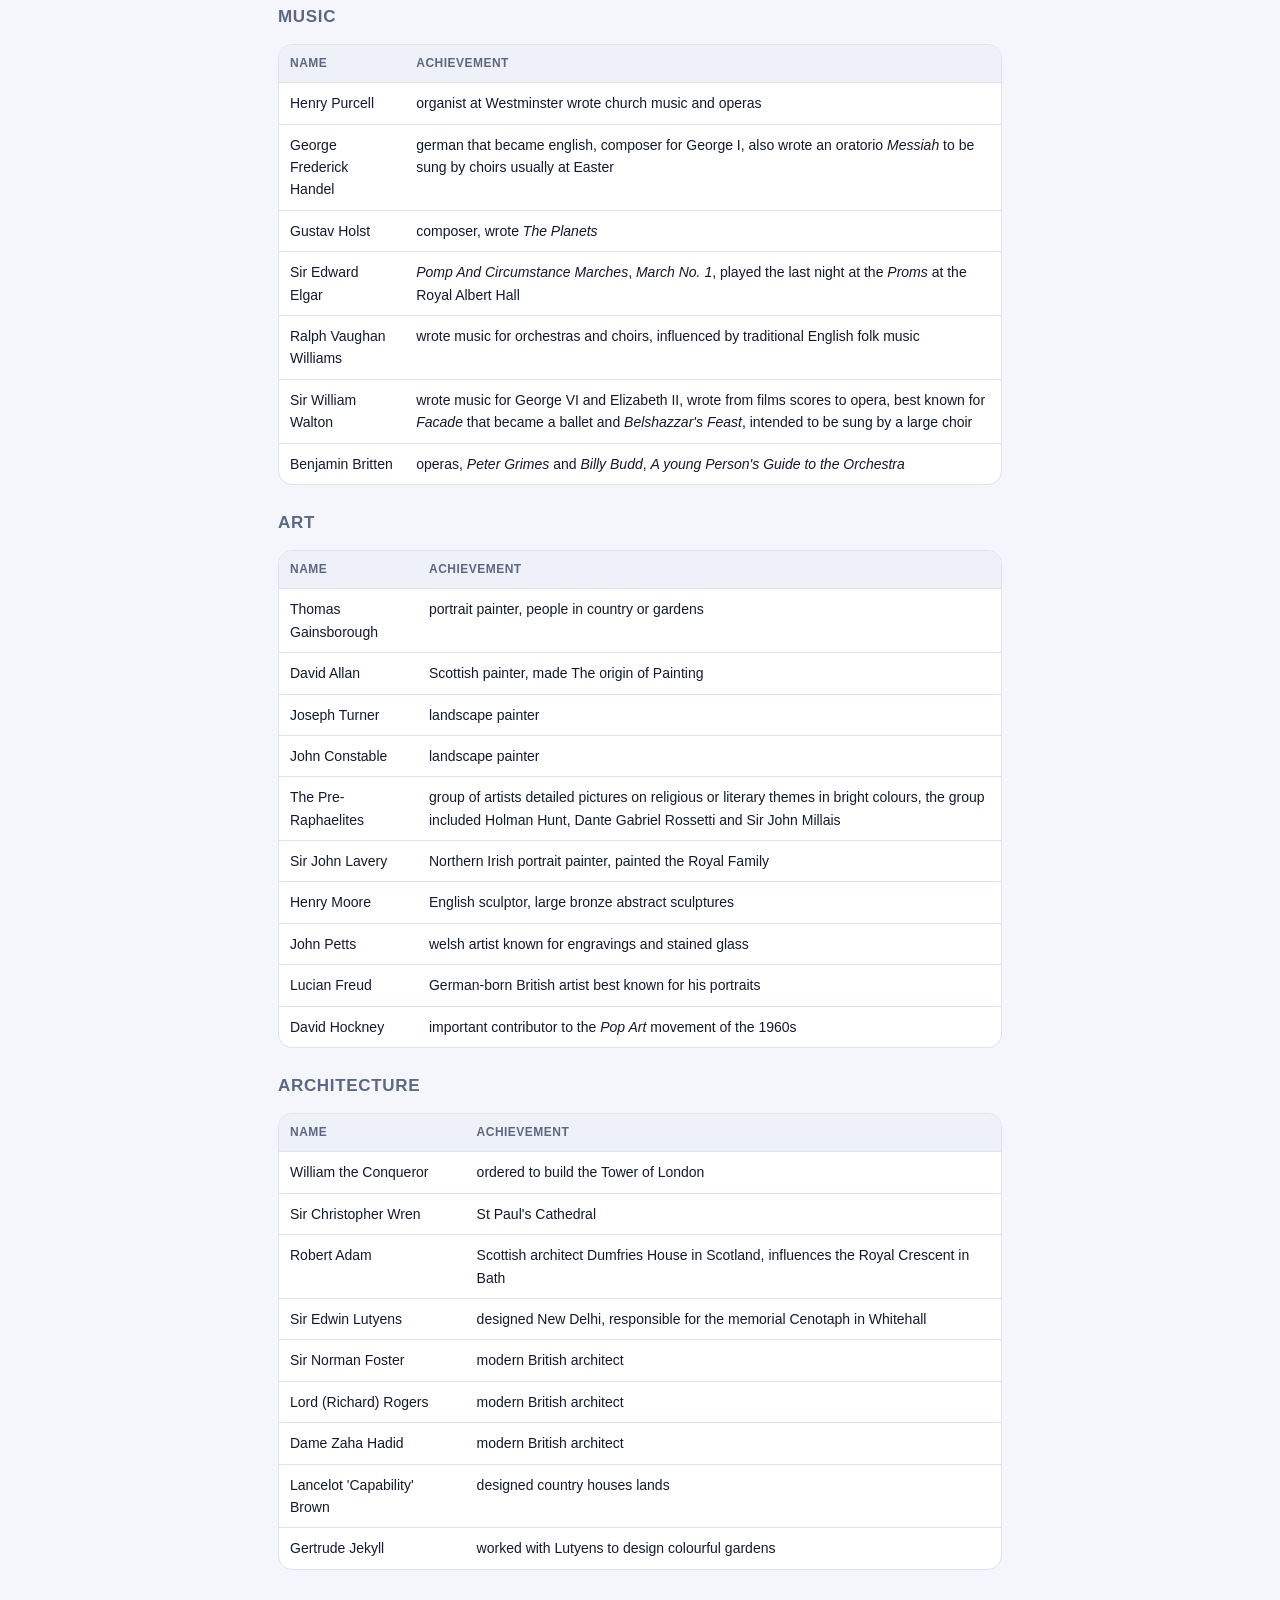
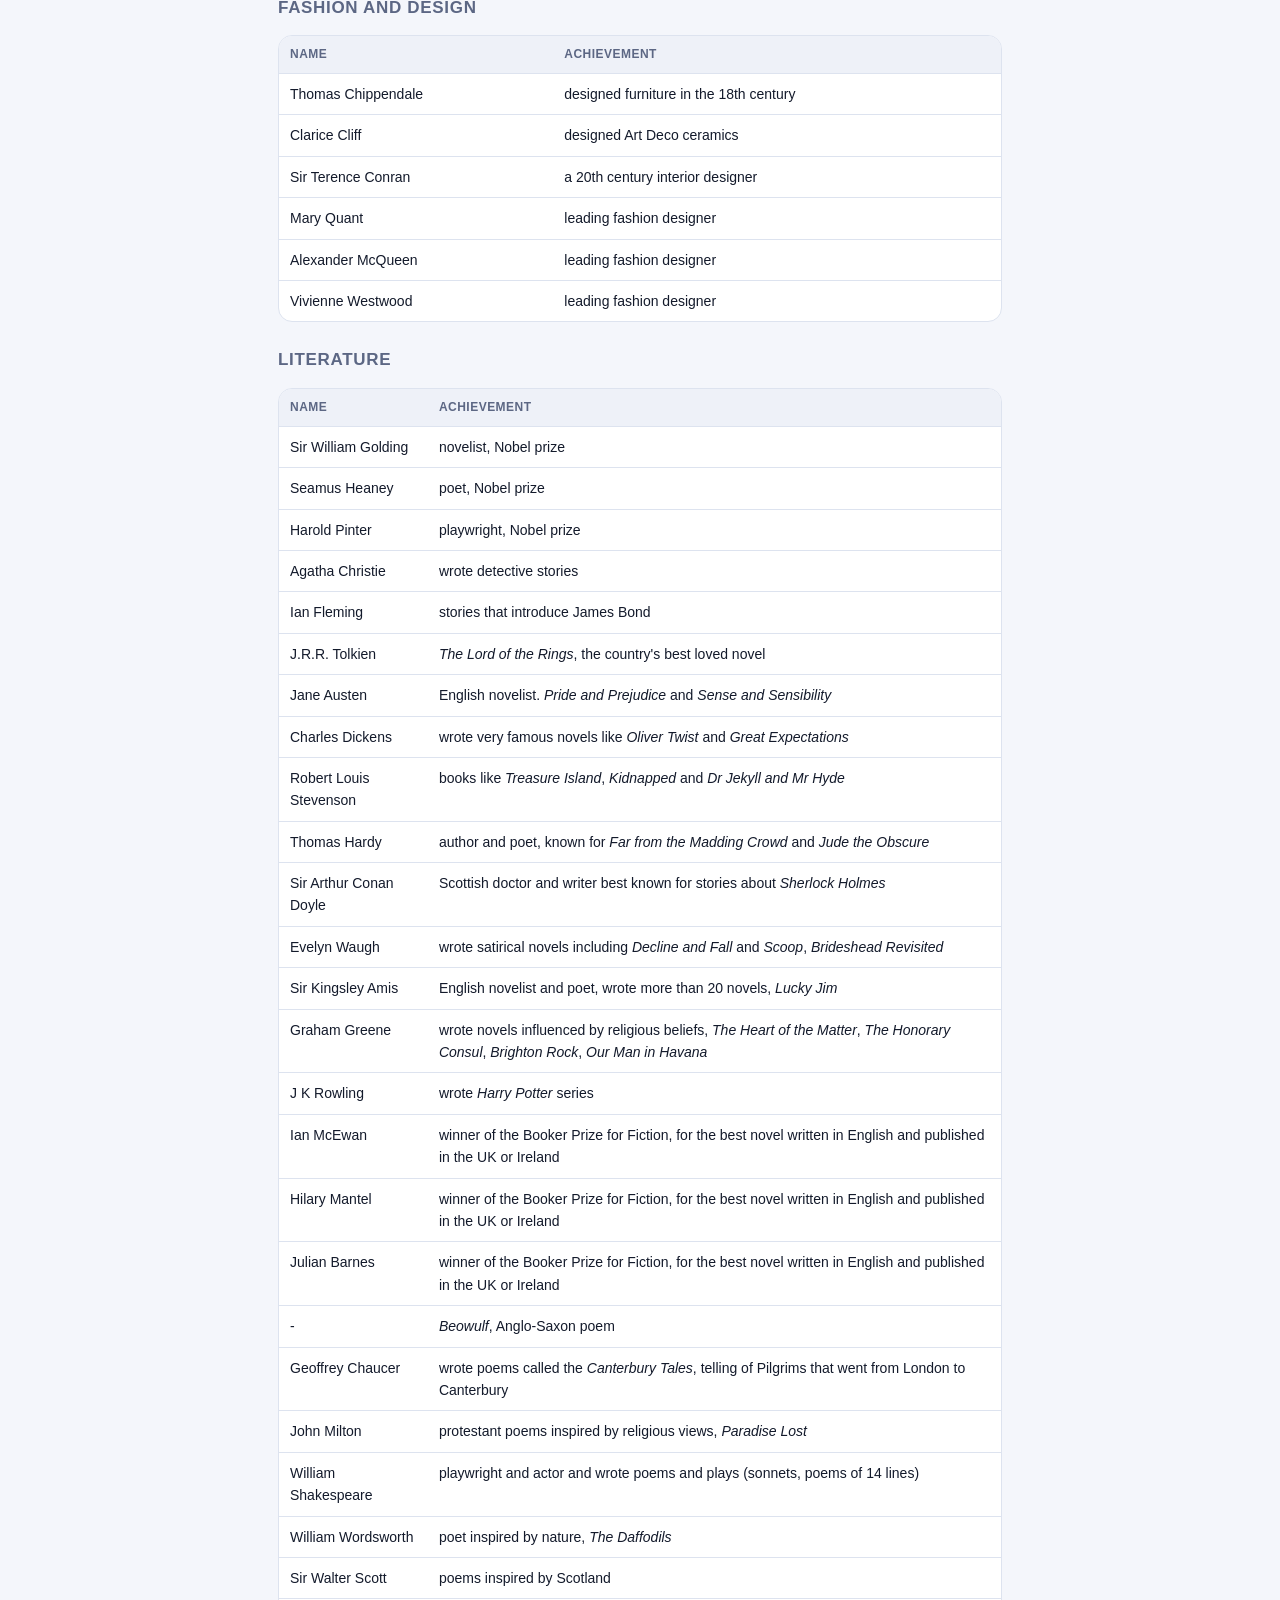
<file: app/notes.html>
<!doctype html>
<html lang="en-GB">
  <head>
    <meta charset="utf-8" />
    <meta name="viewport" content="width=device-width, initial-scale=1" />
    <title>Life in the UK Test notes — every fact, by chapter</title>
    <meta
      name="description"
      content="Revision notes for the Life in the UK Test, chapter by chapter: values and principles, what the UK is, history, modern society, government and law. Facts current to 2026."
    />
    <link rel="canonical" href="https://imnelsonchan-code.github.io/life-in-the-uk-test/notes.html" />
    <meta name="robots" content="index,follow" />
    <meta property="og:type" content="article" />
    <meta property="og:title" content="Life in the UK Test notes — every fact, by chapter" />
    <meta
      property="og:description"
      content="Revision notes for the Life in the UK Test, chapter by chapter. Facts current to 2026."
    />
    <meta property="og:url" content="https://imnelsonchan-code.github.io/life-in-the-uk-test/notes.html" />
    <meta property="og:image" content="https://imnelsonchan-code.github.io/life-in-the-uk-test/icons/og.png" />
    <link rel="icon" href="icons/icon.svg" type="image/svg+xml" />
    <link rel="apple-touch-icon" sizes="180x180" href="icons/apple-touch-icon.png" />
    <link rel="stylesheet" href="css/doc.css?v=20261019h" />
  </head>
  <body>
    <!-- source-hash: 6f31d817941bc716 -->
    <header class="site">
      <a class="back" href="./">← Life in the UK · practice app</a>
      <nav><a href="guide.html">Study guide</a> · <a href="./">Practise</a></nav>
    </header>

    <main class="doc">
      <h1>Life in the UK Test — revision notes</h1>
      <p class="lede">
        Every fact behind the 716 practice questions, written out chapter by
        chapter — the same notes as the cheat sheet in the app, on one page you
        can read, search and print.
      </p>
      <p class="muted">
        These notes follow the five chapters of the official handbook, in the same
        order as the question pool. They are the author's own summaries, not a copy
        of the handbook. Where the 3rd edition (2013) has been overtaken, the current
        figure is given with the handbook's in brackets.
      </p>

      <h2 class="plain">Chapters</h2>
      <ul class="toc">
        <li><a href="#ch-1">1. The Values and Principles of the UK</a> <span class="count">1 section</span></li>
        <li><a href="#ch-2">2. What is the UK?</a> <span class="count">4 sections</span></li>
        <li><a href="#ch-3">3. A Long and Illustrious History</a> <span class="count">3 sections</span></li>
        <li><a href="#ch-4">4. A Modern, Thriving Society</a> <span class="count">13 sections</span></li>
        <li><a href="#ch-5">5. The UK Government, the Law and Your Role</a> <span class="count">4 sections</span></li>
      </ul>

      <section id="ch-1">
      <h2>Chapter 1 — The Values and Principles of the UK</h2>
      <h3 id="ch-1-national-anthem">National Anthem</h3>
        <p>Starts with:</p>
        <blockquote><p>God save our gracious King!</p><p>Long Live our noble King!</p><p>God save the King!</p><p>Send him victorious,</p><p>Happy and glorious,</p><p>Long to reign over us,</p><p>God save the King!</p></blockquote>
    </section>

    <section id="ch-2">
      <h2>Chapter 2 — What is the UK?</h2>
      <h3 id="ch-2-countries-characteristics">Countries characteristics</h3>
        <div class="tw"><table>
          <thead><tr><th>Country</th><th>Population</th><th>Day</th><th>Saint</th><th>Flower</th><th>Food</th><th>Capital</th></tr></thead>
          <tbody><tr><td>Wales</td><td>5%</td><td>1st March</td><td>St David</td><td>Daffodil</td><td>welsh cakes (flour dried fruits and spices)</td><td>Cardiff</td></tr><tr><td>Northern Ireland</td><td>&lt;3%</td><td>17th March</td><td>St Patrick</td><td>Shamrock</td><td>Ulster fry (bacon, eggs, sausage, black pudding, white pudding, tomatoes, mushrooms, soda bread and potato bread)</td><td>Belfast</td></tr><tr><td>England</td><td>84%</td><td>23rd April</td><td>St George</td><td>Rose</td><td>roast beef (served with potatoes, vegetables), Yorkshire puddings, fish and chips</td><td>London</td></tr><tr><td>Scotland</td><td>8%</td><td>30th November</td><td>St Andrew</td><td>Thistle</td><td>haggis (sheep's stomach stuffed with offal, suet, onions and oatmeal)</td><td>Edinburgh</td></tr></tbody>
        </table></div>
        <p>(Population shares are the handbook's 2011 census figures.)</p>

      <h3 id="ch-2-numbers">Numbers</h3>
        <div class="tw"><table>
          <thead><tr><th>Period</th><th>Population</th></tr></thead>
          <tbody><tr><td>1600</td><td>&gt; 4 mil</td></tr><tr><td>1700</td><td>5 mil</td></tr><tr><td>1801</td><td>8 mil</td></tr><tr><td>1851</td><td>20 mil</td></tr><tr><td>1901</td><td>40 mil</td></tr><tr><td>1951</td><td>50 mil</td></tr><tr><td>1998</td><td>57 mil</td></tr><tr><td>2005</td><td>&lt; 60 mil</td></tr><tr><td>2010</td><td>&gt; 62 mil</td></tr><tr><td>2017</td><td>&gt; 66 mil</td></tr></tbody>
        </table></div>
        <p>The 2021 Census recorded a UK population of about 67 million.</p>

      <h3 id="ch-2-places">Places</h3>
        <div class="tw"><table>
          <thead><tr><th>Name</th><th>Characteristic</th></tr></thead>
          <tbody><tr><td>Vindolanda</td><td>Roman fort on Hadrian's Wall</td></tr><tr><td>Housesteads</td><td>Roman fort on Hadrian's Wall</td></tr><tr><td>Bodnant Garden</td><td>Wales</td></tr><tr><td>Millennium Stadium</td><td>Cardiff</td></tr><tr><td>Maiden Castle</td><td>Dorset - Iron Age hill fort</td></tr><tr><td>York Minster</td><td>has windows of stained glass about Bible and Christian saints</td></tr><tr><td>Stonehenge</td><td>Stone Age monument in Wiltshire</td></tr><tr><td>Skara Brae</td><td>Stone Age prehistoric Village on Orkney</td></tr><tr><td>Sutton Hoo</td><td>Anglo-Saxon king burial site in a ship under earth, in Suffolk</td></tr></tbody>
        </table></div>

      <h3 id="ch-2-general-facts">General facts</h3>
        <ul><li>15 national parks in England, Wales and Scotland</li><li>The currency in the UK is the pound sterling (symbol £). There are 100 pence in a pound. The denominations (values) of currency are:<ul><li>coins: 1p, 2p, 5p, 10p, 20p, 50p, £1 and £2</li><li>notes: £5, £10, £20, £50.</li></ul></li></ul>
    </section>

    <section id="ch-3">
      <h2>Chapter 3 — A Long and Illustrious History</h2>
      <h3 id="ch-3-history-dates">History Dates</h3>
        <div class="tw"><table>
          <thead><tr><th>When</th><th>What</th><th>Details</th></tr></thead>
          <tbody><tr><td>10,000yrs</td><td>Britain separated</td><td>from the continent</td></tr><tr><td>6,000yrs</td><td>First farmers</td><td>come to Britain from South-East Europe</td></tr><tr><td>4,000yrs</td><td>Bronze Age</td><td>then becomes Iron Age</td></tr><tr><td>55BC</td><td>Failed Roman invasion</td><td>Julius Caesar attempts first Roman led invasion but fails</td></tr><tr><td>43AD</td><td>Successful Roman invasion</td><td>Emperor Claudius successfully invaded Britain</td></tr><tr><td>410</td><td>Romans end</td><td>Roman army leaves to defend Rome and never returns</td></tr><tr><td>789</td><td>First Viking raids</td><td>Vikings came from Norway and Denmark; they were later defeated by King Alfred the Great</td></tr><tr><td>1066</td><td>Norman Conquest</td><td>William (Duke of Normandy) the Conqueror wins Battle of Hastings and invades England</td></tr><tr><td>1215</td><td>Magna Carta</td><td>The King is subject to the Law</td></tr><tr><td>1284</td><td>Statute of Rhuddlan</td><td>King Edward I annexes Wales</td></tr><tr><td>1314</td><td>Battle of Bannockburn</td><td>Robert the Bruce (scots) wins</td></tr><tr><td>1348</td><td>Black Death</td><td>kills 1/3 of population. After which new class "the gentry" appeared, owners of large areas of land</td></tr><tr><td>1415</td><td>Battle of Agincourt</td><td>Henry V wins during the 100 years war against France</td></tr><tr><td>1455</td><td>start of civil war</td><td>houses Lancaster (red rose) and York (white rose)</td></tr><tr><td>1485</td><td>End War of the Roses</td><td>Battle of Bosworth, Lancaster wins over York, Henry VII Tudor king, end of the Middle Ages, start of the Tudor period</td></tr><tr><td>1560</td><td>Reformation in Scotland</td><td>Scotland abolished the authority of the Pope</td></tr><tr><td>1588</td><td>Spanish Armada</td><td>Elizabeth I defeats the spanish invasion sent to make England Catholic again</td></tr><tr><td>1603</td><td>James I</td><td>End of the Tudor period, James VI of Scotland becomes king, start of the Stuart period</td></tr><tr><td>1605</td><td>Guy Fawkes</td><td>with catholics tries to bomb the Parliament to kill the protestant king on 5th of November</td></tr><tr><td>1642</td><td>Civil war</td><td>after Charles I asked Parliament for money, Cavaliers (king) and Roundheads (parliament)</td></tr><tr><td>1646</td><td>End of Civil war</td><td>after defeats at Marston Moor (1644) and Naseby (1645), the king's army is beaten and Charles I surrenders</td></tr><tr><td>1649</td><td>Britain republic</td><td>after Charles I is executed</td></tr><tr><td>1656</td><td>first Jews in England</td><td>came back to England since the Middle Ages</td></tr><tr><td>1658</td><td>Lord Protector Oliver Cromwell dies</td><td></td></tr><tr><td>1660</td><td>Charles II comes back to be king</td><td>(he hid in an oak tree after his defeat at the Battle of Worcester), ends 11 years of republic, The Restoration</td></tr><tr><td>1665</td><td>Plague</td><td></td></tr><tr><td>1666</td><td>Great Fire</td><td></td></tr><tr><td>1679</td><td>Habeas Corpus</td><td>you must present the person in court</td></tr><tr><td>1685</td><td>James II</td><td>was James VII of Scotland, becomes king after Charles II dies</td></tr><tr><td>1689</td><td>Glorious Revolution</td><td>William of Orange invades England, and the Bill of Rights gives Parliament more control over the King (constitutional monarchy)</td></tr><tr><td>1690</td><td>Battle of the Boyne</td><td>James flees to France with his Jacobite supporters</td></tr><tr><td>1695</td><td>Newspaper</td><td>can operate without government licence</td></tr><tr><td>1707</td><td>Act of Union</td><td>Kingdom of Great Britain is created joining Scotland</td></tr><tr><td>1714</td><td>King George I</td><td>a german is king, because of his poor english he relies on Robert Walpole, who becomes the first Prime Minister in 1721</td></tr><tr><td>1745-46</td><td>Bonnie Prince Charlie</td><td>tries to get the throne with scots' help but loses at the battle of Culloden, after which Highland Clearances</td></tr><tr><td>1776</td><td>American colonies independence</td><td>13 colonies declare independence from UK</td></tr><tr><td>1783</td><td>Britain recognises independence</td><td></td></tr><tr><td>1789</td><td>Revolution in France</td><td>the French Revolution begins, and the wars with France follow</td></tr><tr><td>1801</td><td>Ireland unifies with UK</td><td>Union Flag</td></tr><tr><td>1805</td><td>Battle of Trafalgar</td><td>Britain navy defeats Spain and France with admiral Nelson, who is killed in the battle</td></tr><tr><td>1815</td><td>Battle of Waterloo</td><td>Duke of Wellington defeats Napoleon</td></tr><tr><td>1833</td><td>Emancipation Act</td><td>End of Slavery</td></tr><tr><td>1837</td><td>Queen Victoria</td><td>at the age of 18 will rule for almost 64 years, the Victorian age</td></tr><tr><td>1841</td><td>Punch Magazine</td><td>satirical magazine</td></tr><tr><td>1845-52</td><td>Ireland famine</td><td>the Great Famine, after the potato crop failed</td></tr><tr><td>1846</td><td>Abolishment of Corn Laws</td><td></td></tr><tr><td>1851</td><td>Great Exhibition</td><td>in Hyde Park, Crystal Palace</td></tr><tr><td>1853-56</td><td>Crimean Wars</td><td>Britain, France and Turkey fight Russia. First conflict that was reported on with photographs.</td></tr><tr><td>1896</td><td>first public screening of movies</td><td>in the UK, in London</td></tr><tr><td>1899-1902</td><td>Boer Wars</td><td>South Africa against the Boers (Dutch settlers)</td></tr><tr><td>1902</td><td>Motor-car racing in the UK started</td><td></td></tr><tr><td>1914-18</td><td>WW1</td><td>assassination of Austrian Archduke Franz Ferdinand</td></tr><tr><td>1918</td><td>end of the WW1 on 11th of November, also women can vote at the age of 30</td><td></td></tr><tr><td>1922</td><td>Ireland becomes 2 countries / BBC radio</td><td>6 Protestant counties became Northern Ireland, the rest the Irish Free State</td></tr><tr><td>1926</td><td>invention of TV</td><td>by scotsman John Logie Baird, who gave the first public demonstration of television</td></tr><tr><td>1928</td><td>women can vote at the same age of men, 21</td><td></td></tr><tr><td>1929</td><td>Great Depression</td><td></td></tr><tr><td>1930s</td><td>Turing Machine</td><td>Alan Turing devised the Turing machine, a mathematical model of computing, and later helped break enemy codes in the war</td></tr><tr><td>1935</td><td>invention of Radar</td><td>by Sir Robert Watson-Watt</td></tr><tr><td>1936</td><td>BBC first TV service</td><td></td></tr><tr><td>1939</td><td>WW2</td><td>Germany invades Poland</td></tr><tr><td>1940</td><td>Battle of Britain</td><td>aerial battle won by the RAF against the German air force, followed by "The Blitz" of german bombing of UK cities</td></tr><tr><td>1940</td><td>The Dunkirk Spirit</td><td>evacuation of British and French troops as France falls, rescuing 300,000 people</td></tr><tr><td>1942</td><td>The Beveridge Report</td><td>Social Insurance and Allied Services, the plan for the welfare state</td></tr><tr><td>1944</td><td>The Butler Act</td><td>free secondary education for all</td></tr><tr><td>1944</td><td>D-Day</td><td>Allies in Normandy to attack Germans</td></tr><tr><td>1945</td><td>end of WW2</td><td>German defeat, atom bomb in Japan</td></tr><tr><td>1945</td><td>Labour Government</td><td>Clement Attlee is PM, nationalisation of industries and strong welfare</td></tr><tr><td>1947</td><td>colonies independent</td><td>Britain give independence to 9 countries, including India, Pakistan and Ceylon (Sri Lanka)</td></tr><tr><td>1948</td><td>NHS</td><td>by minister Aneurin (Nye) Bevan</td></tr><tr><td>1949</td><td>Republic of Ireland</td><td></td></tr><tr><td>1951-64</td><td>Conservative Government</td><td></td></tr><tr><td>1957</td><td>EEC</td><td>European Economic Community</td></tr><tr><td>1959</td><td>Margaret Thatcher</td><td>becomes MP, leader of the opposition in 1975</td></tr><tr><td>1969</td><td>The Troubles</td><td>in Northern Ireland, more than 3,500 people died in those years, women and men can vote at 18</td></tr><tr><td>1972</td><td>Northern Ireland parliament was suspended</td><td></td></tr><tr><td>1973</td><td>UK joins EEC</td><td></td></tr><tr><td>1990</td><td>WWW</td><td>Sir Tim Berners-Lee</td></tr><tr><td>1990</td><td>UK wars</td><td>help liberate Kuwait from Iraqi invasion and Former Republic of Yugoslavia</td></tr><tr><td>1997</td><td>Tony Blair</td><td>Labour government, creates Scottish Parliament and Welsh Assembly</td></tr><tr><td>1999</td><td>Scottish Parliament</td><td>the first elections are held in 1999, after devolution</td></tr><tr><td>1999</td><td>House of Lords reform</td><td>hereditary peers lost the automatic right to attend, they now elect a few of their members</td></tr><tr><td>2009</td><td>Britain leaves Iraq</td><td></td></tr><tr><td>2010</td><td>no party won the election</td><td>Conservative and Liberal Democrat parties formed a coalition led by David Cameron</td></tr><tr><td>2016</td><td>Brexit Referendum</td><td></td></tr><tr><td>2020</td><td>UK left the European Union</td><td></td></tr></tbody>
        </table></div>

      <h3 id="ch-3-history-facts">History facts</h3>
        <ul><li>By the middle of the 15th century the last Welsh rebellions had been defeated. English laws and the English language were introduced.</li><li>Between 1680 and 1720 many refugees called <strong>Huguenots</strong> came from France. They were Protestants and had been persecuted for their religion. Many were educated and skilled and worked as scientists, in banking, or in weaving or other crafts.</li><li>In the 1830s and 1840s, a group called the Chartists campaigned for reform. They wanted six changes:<ul><li>for every man to have the vote</li><li>elections every year</li><li>for all regions to be equal in the electoral system</li><li>secret ballots</li><li>for any man to be able to stand as an MP</li><li>for MPs to be paid</li></ul></li><li>During the Middle Ages, the English kings also fought a number of wars abroad. Many knights took part in the Crusades, in which European Christians fought for control of the Holy Land. English kings also fought a long war with France, called the Hundred Years War (even though it actually lasted 116 years).</li></ul>

      <h3 id="ch-3-important-people">Important People</h3>
        <div class="tw"><table>
          <thead><tr><th>Name</th><th>What</th><th>Period</th></tr></thead>
          <tbody><tr><td>William (Duke of Normandy)</td><td>Defeats saxon King Harold, <strong>Domesday Book</strong></td><td>1066</td></tr><tr><td>King John</td><td><strong>Magna Carta</strong></td><td>1215</td></tr><tr><td>King Edward I</td><td><strong>Statute of Rhuddlan</strong></td><td>1284</td></tr><tr><td>Robert The Bruce</td><td>defeats english Battle of Bannockburn</td><td>1314</td></tr><tr><td>King Henry V</td><td>beats French in Battle of Agincourt</td><td>1415</td></tr><tr><td>Henry Tudor VII</td><td>wins War of the Roses</td><td>1485</td></tr><tr><td>Henry VIII</td><td>6 wives (Catherine of Aragon, Anne Boleyn, Jane Seymour, Anne of Cleves, Catherine Howard, Catherine Parr)</td><td>1509-47</td></tr><tr><td>Edward VI</td><td>strongly protestant, "Book of Common Prayer"</td><td>-</td></tr><tr><td>Bloody Mary</td><td>daughter of Catherine of Aragon</td><td>-</td></tr><tr><td>Elizabeth I</td><td>daughter of Anne Boleyn, defeats <strong>Spanish Armada</strong>, promotes patriotism</td><td>-1603</td></tr><tr><td>Sir Francis Drake</td><td>big role defeating the Spanish Armada, his Golden Hind is one of the first to circumnavigate earth</td><td>-</td></tr><tr><td>William Shakespeare</td><td>born in Stratford-upon-Avon was a playwright and actor and wrote poems and plays</td><td>1564-1616</td></tr><tr><td>Mary Stuart</td><td>a week old when she became queen, went to England and remain in prison for 20 years and then executed</td><td>-</td></tr><tr><td>James I</td><td>of England Wales and Ireland, was VI of Scotland</td><td>-</td></tr><tr><td>Charles I</td><td>starts Civil War with Parliament loses and gets executed</td><td>-</td></tr><tr><td>Oliver Cromwell</td><td>Lord Protector during 11 years of Republic</td><td>-1658</td></tr><tr><td>Charles II</td><td>comes back to be king, interested in science forms Royal Society</td><td>-1685</td></tr><tr><td>Sir Edmund Halley</td><td>member of Royal Society, predicts the return of the Halley's Comet</td><td>-</td></tr><tr><td>Isaac Newton</td><td>studied at Cambridge, work on Philosophiae Naturalis Principia Mathematica</td><td>1643-1727</td></tr><tr><td>James II</td><td>brother of Charles II he is VII of Scotland, favour Catholics</td><td>-</td></tr><tr><td>William of Orange</td><td>husband of Mary elder of the King, invades England defeats James that flees to France, Bill of Rights</td><td>-</td></tr><tr><td>George I</td><td>a german becomes king</td><td>1714-</td></tr><tr><td>Robert Walpole</td><td><strong>first prime minister</strong> under George I</td><td>1721-42</td></tr><tr><td>Charles Edward Stuart</td><td>Prince Bonnie Charlie grandson of James II tries to get back the throne from George II but loses</td><td>-</td></tr><tr><td>Robert Burns</td><td>scottish poet writes Auld Lang Syne (sang for new year)</td><td>1759-96</td></tr><tr><td>Richard Arkwright</td><td>efficient running factories</td><td>1731-92</td></tr><tr><td>James Watt</td><td>Steam power</td><td>1736-1819</td></tr><tr><td>Sake Dean Mahomet</td><td>first <strong>Curry House</strong> in London and <strong>Shampooing</strong> (Indian head massage)</td><td>1759-1851</td></tr><tr><td>Admiral Nelson</td><td>wins <strong>Battle of Trafalgar</strong> but dies in it (Nelson's Column in Trafalgar Square is his monument)</td><td>1805</td></tr><tr><td>Queen Victoria</td><td>Victorian period, biggest empire</td><td>1837-1901</td></tr><tr><td>Isambard Kingdom Brunel</td><td>engineer started Great Western Railways and built bridges</td><td>1806-59</td></tr><tr><td>Florence Nightingale</td><td><strong>nurse</strong> in Crimean Wars started nursery school in London</td><td>1820-1910</td></tr><tr><td>Emmeline Pankhurst</td><td><strong>suffragettes</strong>, movement for the right to vote for women, in 1918 women of 30 could vote and go to parliament, in 1928 women could vote at 21 like men</td><td>1858-1928</td></tr><tr><td>Rudyard Kipling</td><td>write poems about India and UK, British Empire is a force for good, wrote <strong>The Jungle Book</strong></td><td>1865-1936</td></tr><tr><td>Winston Churchill</td><td>Conservative MP and then PM during the war, lost general election in 1945, but returned as PM in 1951</td><td>1874-1965</td></tr><tr><td>Alexander Fleming</td><td>discovers <strong>penicillin</strong>, nobel prize in 1945</td><td>1881-1955</td></tr><tr><td>Clement Attlee</td><td>PM of Labour government after war, nationalisation of industries and strong welfare</td><td>1883-1967</td></tr><tr><td>William Beveridge</td><td>Social insurance and Allied Services, <strong>The Beveridge Report</strong> (1942)</td><td>1879-1963</td></tr><tr><td>R. A. Butler</td><td><em>The Butler Act</em> (1944), free secondary education</td><td>1902-82</td></tr><tr><td>Dylan Thomas</td><td>welsh poet, <em>Under Milk Wood</em> and <em>Do Not Go Gentle into That Good Night</em></td><td>1914-53</td></tr><tr><td>John Logie Baird</td><td>scotsman to develop <strong>TV</strong> in the 1920s; the BBC started the world's first regular TV service in 1936</td><td>1888-1946</td></tr><tr><td>Sir Robert Watson-Watt</td><td>develops <strong>radar</strong> 1935</td><td>1892-1973</td></tr><tr><td>Sir Bernard Lovell</td><td>astronomy discoveries and build a radio telescope at Jodrell Bank</td><td>1913-2012</td></tr><tr><td>Alan Turing</td><td><strong>Turing Machine</strong></td><td>1912-54</td></tr><tr><td>John Macleod</td><td>co-discoverer of <strong>insulin</strong> to treat diabetes</td><td>1876-1935</td></tr><tr><td>Francis Crick</td><td>one of those awarded the Nobel prize for the discovery of the <strong>structure of the DNA molecule</strong>, in 1953 London and Cambridge universities</td><td>1916-2014</td></tr><tr><td>Sir Frank Whittle</td><td>developed <strong>jet engine</strong> in the 1930s</td><td>1907-96</td></tr><tr><td>Sir Christopher Cockerell</td><td>invented <strong>hovercraft</strong> 1950s</td><td></td></tr><tr><td>James Goodfellow</td><td>invented cash-dispensing <strong>ATM</strong> (automatic-teller machine)</td><td>1937-</td></tr><tr><td>Sir Robert Edwards and Patrick Steptoe</td><td>invented <strong>IVF (in-vitro fertilisation)</strong></td><td></td></tr><tr><td>Sir Ian Wilmut and Keith Campbell</td><td>led the team that achieved <strong>cloning</strong> of sheep Dolly</td><td>1944-, 1954-2012</td></tr><tr><td>Sir Peter Mansfield</td><td>co-inventor of <strong>MRI (magnetic resonance imaging)</strong> scanner</td><td>1933-2017</td></tr><tr><td>Sir Tim Berners-Lee</td><td>invented <strong>World Wide Web</strong> in 1990</td><td>1955-</td></tr><tr><td>Mary Peters</td><td>from Lancashire, won a pentathlon Olympic medal in 1972 competing for Northern Ireland</td><td>1939-</td></tr><tr><td>Margaret Thatcher</td><td>Conservative MP in 1959, became first woman PM in 1979, worked close with Ronald Reagan and helped end Cold War</td><td>1925-2013</td></tr><tr><td>Roald Dahl</td><td>born in Wales from Norwegians wrote <em>Charlie and the Chocolate Factory</em> and <em>George's Marvellous Medicine</em></td><td>1916-90</td></tr><tr><td>James Cook</td><td>maps the coast of Australia</td><td></td></tr><tr><td>George and Robert Stephenson</td><td>pioneered the railway engine</td><td></td></tr><tr><td>St Columba</td><td>founded a monastery in the island of Iona off the coast of Scotland</td><td></td></tr></tbody>
        </table></div>
    </section>

    <section id="ch-4">
      <h2>Chapter 4 — A Modern, Thriving Society</h2>
      <h3 id="ch-4-sport">Sport</h3>
        <div class="tw"><table>
          <thead><tr><th>Name</th><th>Achievement</th></tr></thead>
          <tbody><tr><td>Sir Roger Bannister</td><td>first man to run a mile in less than 4 minutes</td></tr><tr><td>Sir Jackie Stewart</td><td>scottish racing driver won Formula 1 3 times</td></tr><tr><td>Bobby Moore</td><td>captain the English football team winning the 1966 world cup</td></tr><tr><td>Sir Ian Botham</td><td>captain of English Cricket team and winner of cricket records</td></tr><tr><td>Jayne Torvill and Christopher Dean</td><td>won gold medal in ice dancing at the Olympics in 1984</td></tr><tr><td>Sir Steve Redgrave</td><td>won gold medals in rowing in 5 consecutive Olympics</td></tr><tr><td>Baroness Tanni Grey-Thompson</td><td>wheelchair records, 11 gold medals</td></tr><tr><td>Dame Kelly Holmes</td><td>won 2 gold medals for running in 2004 Olympics</td></tr><tr><td>Dame Ellen MacArthur</td><td>yachtswoman fastest person to sail single-handed around the world in 2005 (setting off in November 2004)</td></tr><tr><td>Sir Chris Hoy</td><td>Scottish cyclist that won 6 gold and 1 silver Olympic medals and 11 world championships</td></tr><tr><td>David Weir</td><td>Paralympian with wheelchair has won 6 gold medals and London marathon 6 times</td></tr><tr><td>Sir Bradley Wiggins</td><td>cyclist, first briton to win the tour de France in 2012, won 8 olympic medals including golds in 2004, 2008, 2012 and 2016</td></tr><tr><td>Mo Farah</td><td>won gold medals in the 2012 and 2016 Olympics, first briton to win an Olympic gold in 10,000 metres</td></tr><tr><td>Jessica Ennis</td><td>won 2012 Olympic heptathlon</td></tr><tr><td>Andy Murray</td><td>Scottish tennis player won men's singles in US open in 2012, he won gold and silver medals at the Olympics</td></tr><tr><td>Ellie Simmonds</td><td>Paralympian won gold medals for swimming at the 2008, 2012 and 2016 Paralympic Games, was the youngest member at the 2008 Games</td></tr><tr><td>Sir Francis Chichester</td><td>first person to sail single-handed around the world in 1966/67</td></tr><tr><td>Sir Robin Knox-Johnston</td><td>first person to sail single-handed around the world without stopping</td></tr><tr><td>Damon Hill</td><td>won the Formula 1 World Championship</td></tr><tr><td>Lewis Hamilton</td><td>won the Formula 1 World Championship</td></tr><tr><td>Jenson Button</td><td>won the Formula 1 World Championship</td></tr></tbody>
        </table></div>

      <h3 id="ch-4-sport-facts">Sport facts</h3>
        <ul><li>The UK has hosted the Olympic Games on three occasions: <strong>1908, 1948 and 2012</strong></li><li>There are <strong>5</strong> ski resorts in Scotland</li></ul>

      <h3 id="ch-4-music">Music</h3>
        <div class="tw"><table>
          <thead><tr><th>Name</th><th>Achievement</th></tr></thead>
          <tbody><tr><td>Henry Purcell</td><td>organist at Westminster wrote church music and operas</td></tr><tr><td>George Frederick Handel</td><td>german that became english, composer for George I, also wrote an oratorio <em>Messiah</em> to be sung by choirs usually at Easter</td></tr><tr><td>Gustav Holst</td><td>composer, wrote <em>The Planets</em></td></tr><tr><td>Sir Edward Elgar</td><td><em>Pomp And Circumstance Marches</em>, <em>March No. 1</em>, played the last night at the <em>Proms</em> at the Royal Albert Hall</td></tr><tr><td>Ralph Vaughan Williams</td><td>wrote music for orchestras and choirs, influenced by traditional English folk music</td></tr><tr><td>Sir William Walton</td><td>wrote music for George VI and Elizabeth II, wrote from films scores to opera, best known for <em>Facade</em> that became a ballet and <em>Belshazzar's Feast</em>, intended to be sung by a large choir</td></tr><tr><td>Benjamin Britten</td><td>operas, <em>Peter Grimes</em> and <em>Billy Budd</em>, <em>A young Person's Guide to the Orchestra</em></td></tr></tbody>
        </table></div>

      <h3 id="ch-4-art">Art</h3>
        <div class="tw"><table>
          <thead><tr><th>Name</th><th>Achievement</th></tr></thead>
          <tbody><tr><td>Thomas Gainsborough</td><td>portrait painter, people in country or gardens</td></tr><tr><td>David Allan</td><td>Scottish painter, made The origin of Painting</td></tr><tr><td>Joseph Turner</td><td>landscape painter</td></tr><tr><td>John Constable</td><td>landscape painter</td></tr><tr><td>The Pre-Raphaelites</td><td>group of artists detailed pictures on religious or literary themes in bright colours, the group included Holman Hunt, Dante Gabriel Rossetti and Sir John Millais</td></tr><tr><td>Sir John Lavery</td><td>Northern Irish portrait painter, painted the Royal Family</td></tr><tr><td>Henry Moore</td><td>English sculptor, large bronze abstract sculptures</td></tr><tr><td>John Petts</td><td>welsh artist known for engravings and stained glass</td></tr><tr><td>Lucian Freud</td><td>German-born British artist best known for his portraits</td></tr><tr><td>David Hockney</td><td>important contributor to the <em>Pop Art</em> movement of the 1960s</td></tr></tbody>
        </table></div>

      <h3 id="ch-4-architecture">Architecture</h3>
        <div class="tw"><table>
          <thead><tr><th>Name</th><th>Achievement</th></tr></thead>
          <tbody><tr><td>William the Conqueror</td><td>ordered to build the Tower of London</td></tr><tr><td>Sir Christopher Wren</td><td>St Paul's Cathedral</td></tr><tr><td>Robert Adam</td><td>Scottish architect Dumfries House in Scotland, influences the Royal Crescent in Bath</td></tr><tr><td>Sir Edwin Lutyens</td><td>designed New Delhi, responsible for the memorial Cenotaph in Whitehall</td></tr><tr><td>Sir Norman Foster</td><td>modern British architect</td></tr><tr><td>Lord (Richard) Rogers</td><td>modern British architect</td></tr><tr><td>Dame Zaha Hadid</td><td>modern British architect</td></tr><tr><td>Lancelot 'Capability' Brown</td><td>designed country houses lands</td></tr><tr><td>Gertrude Jekyll</td><td>worked with Lutyens to design colourful gardens</td></tr></tbody>
        </table></div>

      <h3 id="ch-4-fashion-and-design">Fashion and Design</h3>
        <div class="tw"><table>
          <thead><tr><th>Name</th><th>Achievement</th></tr></thead>
          <tbody><tr><td>Thomas Chippendale</td><td>designed furniture in the 18th century</td></tr><tr><td>Clarice Cliff</td><td>designed Art Deco ceramics</td></tr><tr><td>Sir Terence Conran</td><td>a 20th century interior designer</td></tr><tr><td>Mary Quant</td><td>leading fashion designer</td></tr><tr><td>Alexander McQueen</td><td>leading fashion designer</td></tr><tr><td>Vivienne Westwood</td><td>leading fashion designer</td></tr></tbody>
        </table></div>

      <h3 id="ch-4-literature">Literature</h3>
        <div class="tw"><table>
          <thead><tr><th>Name</th><th>Achievement</th></tr></thead>
          <tbody><tr><td>Sir William Golding</td><td>novelist, Nobel prize</td></tr><tr><td>Seamus Heaney</td><td>poet, Nobel prize</td></tr><tr><td>Harold Pinter</td><td>playwright, Nobel prize</td></tr><tr><td>Agatha Christie</td><td>wrote detective stories</td></tr><tr><td>Ian Fleming</td><td>stories that introduce James Bond</td></tr><tr><td>J.R.R. Tolkien</td><td><em>The Lord of the Rings</em>, the country's best loved novel</td></tr><tr><td>Jane Austen</td><td>English novelist. <em>Pride and Prejudice</em> and <em>Sense and Sensibility</em></td></tr><tr><td>Charles Dickens</td><td>wrote very famous novels like <em>Oliver Twist</em> and <em>Great Expectations</em></td></tr><tr><td>Robert Louis Stevenson</td><td>books like <em>Treasure Island</em>, <em>Kidnapped</em> and <em>Dr Jekyll and Mr Hyde</em></td></tr><tr><td>Thomas Hardy</td><td>author and poet, known for <em>Far from the Madding Crowd</em> and <em>Jude the Obscure</em></td></tr><tr><td>Sir Arthur Conan Doyle</td><td>Scottish doctor and writer best known for stories about <em>Sherlock Holmes</em></td></tr><tr><td>Evelyn Waugh</td><td>wrote satirical novels including <em>Decline and Fall</em> and <em>Scoop</em>, <em>Brideshead Revisited</em></td></tr><tr><td>Sir Kingsley Amis</td><td>English novelist and poet, wrote more than 20 novels, <em>Lucky Jim</em></td></tr><tr><td>Graham Greene</td><td>wrote novels influenced by religious beliefs, <em>The Heart of the Matter</em>, <em>The Honorary Consul</em>, <em>Brighton Rock</em>, <em>Our Man in Havana</em></td></tr><tr><td>J K Rowling</td><td>wrote <em>Harry Potter</em> series</td></tr><tr><td>Ian McEwan</td><td>winner of the Booker Prize for Fiction, for the best novel written in English and published in the UK or Ireland</td></tr><tr><td>Hilary Mantel</td><td>winner of the Booker Prize for Fiction, for the best novel written in English and published in the UK or Ireland</td></tr><tr><td>Julian Barnes</td><td>winner of the Booker Prize for Fiction, for the best novel written in English and published in the UK or Ireland</td></tr><tr><td>-</td><td><em>Beowulf</em>, Anglo-Saxon poem</td></tr><tr><td>Geoffrey Chaucer</td><td>wrote poems called the <em>Canterbury Tales</em>, telling of Pilgrims that went from London to Canterbury</td></tr><tr><td>John Milton</td><td>protestant poems inspired by religious views, <em>Paradise Lost</em></td></tr><tr><td>William Shakespeare</td><td>playwright and actor and wrote poems and plays (sonnets, poems of 14 lines)</td></tr><tr><td>William Wordsworth</td><td>poet inspired by nature, <em>The Daffodils</em></td></tr><tr><td>Sir Walter Scott</td><td>poems inspired by Scotland</td></tr><tr><td>Robert Browning</td><td><em>Home Thoughts from Abroad</em></td></tr><tr><td>Lord Byron</td><td><em>She Walks in Beauty</em></td></tr><tr><td>William Blake</td><td><em>The Tyger</em></td></tr><tr><td>Wilfred Owen</td><td><em>Anthem for Doomed Youth</em>, also wrote about his experiences during the war</td></tr><tr><td>Siegfried Sassoon</td><td>wrote about his experiences during the war</td></tr><tr><td>John Barbour</td><td>scottish poet</td></tr></tbody>
        </table></div>

      <h3 id="ch-4-literature-facts">Literature Facts</h3>
        <ul><li>In 2003 JRR Tolkien's <em>Lord of the Rings</em> was voted the country's most loved novel</li><li>The Booker Prize was established in 1968 and first awarded in 1969. It was the Man Booker Prize from 2002 to 2019 and is now simply The Booker Prize</li></ul>

      <h3 id="ch-4-cinema">Cinema</h3>
        <div class="tw"><table>
          <thead><tr><th>Name</th><th>Achievement</th></tr></thead>
          <tbody><tr><td>Colin Firth</td><td>Oscar winner</td></tr><tr><td>Sir Anthony Hopkins</td><td>Oscar winner</td></tr><tr><td>Dame Judi Dench</td><td>Oscar winner</td></tr><tr><td>Kate Winslet</td><td>Oscar winner</td></tr><tr><td>Tilda Swinton</td><td>Oscar winner</td></tr><tr><td>Sir Alfred Hitchcock</td><td>famous director, <em>The 39 Steps</em></td></tr><tr><td>David Lean</td><td>directed <em>Brief Encounter</em> and <em>Lawrence of Arabia</em></td></tr><tr><td>Carol Reed</td><td>directed <em>The Third Man</em></td></tr><tr><td>Frank Launder</td><td>directed <em>The Bells of St Trinian's</em></td></tr><tr><td>Ken Russell</td><td>directed <em>Women in Love</em></td></tr><tr><td>Nicolas Roeg</td><td><em>Don't Look Now</em></td></tr><tr><td>Hugh Hudson</td><td>directed <em>Chariots of Fire</em></td></tr><tr><td>Roland Joffe</td><td>directed <em>The Killing Fields</em></td></tr><tr><td>Mike Newell</td><td>directed <em>Four Weddings and a Funeral</em></td></tr><tr><td>Kevin MacDonald</td><td>directed <em>Touching the Void</em></td></tr><tr><td>Nick Park</td><td><em>Wallace and Gromit</em> animated movies</td></tr></tbody>
        </table></div>

      <h3 id="ch-4-cinema-facts">Cinema facts</h3>
        <ul><li>Recent British actors to have won Oscars include Colin Firth, Sir Anthony Hopkins, Dame Judi Dench, Kate Winslet and Tilda Swinton.</li><li>British studios flourished in the 1930s. The 1950s and 1960s were a high point for British comedies, including <em>Passport to Pimlico</em>, <em>The Ladykillers</em> and, later, the <em>Carry On</em> films.</li></ul>

      <h3 id="ch-4-religion">Religion</h3>
        <div class="tw"><table>
          <thead><tr><th>Proportion</th><th>Religion</th><th>Details</th></tr></thead>
          <tbody><tr><td>46%</td><td>Christian</td><td></td></tr><tr><td>37%</td><td>No religion</td><td></td></tr><tr><td>6.5%</td><td>Muslim</td><td>Eid al-Fitr (end of Ramadan) and Eid ul Adha (remembers that prophet Ibrahim was willing to sacrifice his son) are festivals celebrated by Islam</td></tr><tr><td>1.7%</td><td>Hindu</td><td>celebrates Diwali</td></tr><tr><td>0.9%</td><td>Sikh</td><td>Vaisakhi festival celebrated on 14th of April, also celebrates Diwali</td></tr><tr><td>0.5%</td><td>Jews</td><td>Hannukah is a Jewish celebration in November or December and lasts 8 days</td></tr><tr><td>0.5%</td><td>Buddhist</td><td></td></tr><tr><td>0.6%</td><td>Other</td><td></td></tr><tr><td>6%</td><td>Not answered</td><td></td></tr></tbody>
        </table></div>
        <p>(2021 Census, England and Wales. The handbook uses the 2011 figures: 59% Christian, 25% no religion, 4.8% Muslim, 1.5% Hindu, 0.8% Sikh.)</p>

      <h3 id="ch-4-religion-facts">Religion facts</h3>
        <ul><li>Protestant Christian groups are: Baptists, Methodists, <strong>Presbyterians (Scotland)</strong> and Quakers</li><li>The Church of England is known as the <strong>Episcopal</strong> Church in USA and Scotland</li></ul>

      <h3 id="ch-4-general-facts">General facts</h3>
        <ul><li>It takes about <strong>1 hour</strong> to donate blood</li><li>Mothering Sunday (or Mother's Day) is the Sunday three weeks before Easter.</li><li>The chairperson of the General Assembly of the Church of Scotland is the <strong>Moderator</strong>, who is appointed for <strong>one year</strong> only and often speaks on behalf of that Church.</li><li>Big Ben is the nickname for the great bell of the clock at the Houses of Parliament in London. Many people call the clock Big Ben as well. The clock is over 150 years old and is a popular tourist attraction. The clock tower is named 'Elizabeth Tower' in honour of Queen Elizabeth II's <strong>Diamond Jubilee in 2012</strong>.</li></ul>
    </section>

    <section id="ch-5">
      <h2>Chapter 5 — The UK Government, the Law and Your Role</h2>
      <h3 id="ch-5-government">Government</h3>
        <p>Devolved administrations</p>
        <div class="tw"><table>
          <thead><tr><th>Name</th><th>Creation</th><th>Members</th><th>Number</th><th>Details</th></tr></thead>
          <tbody><tr><td>Welsh Parliament (Senedd)</td><td>1999</td><td>Members of the Senedd (MSs)</td><td>96</td><td>elections every 4 years, building is the Senedd in Cardiff. 96 members since the May 2026 election (the handbook says 60)</td></tr><tr><td>Scottish Parliament</td><td>1999</td><td>Members of the Scottish Parliament (MSPs)</td><td>129</td><td></td></tr><tr><td>Northern Ireland Parliament</td><td>1922</td><td></td><td></td><td>Abolished in 1972</td></tr><tr><td>Northern Ireland Assembly</td><td>1998</td><td>Members of the Legislative Assembly (MLAs) meet in the Northern Ireland Assembly at Stormont, Belfast</td><td>90</td><td></td></tr></tbody>
        </table></div>

      <h3 id="ch-5-government-and-politics-facts">Government and politics facts</h3>
        <ul><li>When you arrive at the polling station, the staff will ask for your name and address. In Northern Ireland you will also have to show photographic identification. You will then get your ballot paper, which you take to a polling booth to fill in privately</li><li>The Prime Minister appoints about <strong>20</strong> senior MPs to become ministers in charge of departments:<ul><li><strong>Chancellor of the Exchequer</strong> – responsible for the economy</li><li><strong>Home Secretary</strong> – responsible for crime, policing and immigration</li><li><strong>Foreign Secretary</strong> – responsible for managing relationships with foreign countries</li><li>other ministers (called '<strong>Secretaries of State</strong>') responsible for subjects such as education, health and defence.</li></ul></li><li>The House of Lords can suggest amendments or propose new laws, which are then discussed by MPs. It checks laws that have been passed by the House of Commons to ensure they are fit for purpose. It also holds the government to account to make sure that it is working in the best interests of the people.</li><li>Since 1958, the Prime Minister has had the power to nominate peers just for their own lifetime. These are called life peers. They have usually had an important career in politics, business, law or another profession. Life peers are appointed by the monarch on the advice of the Prime Minister.</li><li>Since 1999, hereditary peers have lost the automatic right to attend the House of Lords. The Reform Act of 1832 had greatly increased the number of people with the right to vote. The Act also abolished the old pocket and rotten boroughs and more parliamentary seats were given to the towns and cities.</li><li>MPs have a number of different responsibilities. They:<ul><li>represent everyone in their constituency</li><li>help to create new laws</li><li>scrutinise and comment on what the government is doing</li><li>debate important national issues</li></ul></li><li>As well as getting the right to vote, people on the electoral register are randomly selected to serve on a jury. Anyone who is on the electoral register and is aged <strong>18 to 75</strong> can be asked to do this (the handbook says 18 to 70).</li><li>The Speaker of the House is politically Neutral and voted in by Secret Ballot by other MPs (not by everyone in the UK!), but are still Members of Parliament and still represent their constituency.</li><li>In November 2012, the public first elected Police and Crime Commissioners (PCCs) in England and Wales.</li></ul>

      <h3 id="ch-5-judiciary-and-courts">Judiciary and Courts</h3>
        <ul><li>Small Claims Procedure - England and Wales for values up to £10000 and Northern Ireland and Scotland are £5000. Minor disputes without spending lots of time and money - no solicitors. Judge with both parties in a small room or online at moneyclaim.gov.uk</li></ul>
        <div class="tw"><table>
          <thead><tr><th>Type of Courts</th><th>Severity</th><th>England, Wales and Northern Ireland</th><th>Scotland</th></tr></thead>
          <tbody><tr><td>Criminal</td><td>Minor</td><td>Magistrates Court - Unpaid Magistrates are part of community, NI has district Judges and are paid</td><td>Justices of the Peace</td></tr><tr><td>Criminal</td><td>Major</td><td>Crown Court - Judge and Jury (12pax)</td><td>Sheriff Court - Sheriff or Sheriff and Jury (15pax)</td></tr><tr><td>Criminal</td><td>Murders</td><td></td><td>High Court</td></tr><tr><td>Civil</td><td>Minor</td><td>County Court</td><td>Sheriff Court</td></tr><tr><td>Civil</td><td>Major</td><td>High Court</td><td>Court of Session in Edinburgh</td></tr><tr><td>Youth</td><td></td><td>Youth Court - 3 Trained Magistrates and 1 District Judge, no media or public</td><td>Children's Hearing System</td></tr><tr><td>Youth</td><td>Serious</td><td>Crown Court</td><td></td></tr></tbody>
        </table></div>

      <h3 id="ch-5-general-facts">General facts</h3>
        <ul><li>MOT for cars older than <strong>3 years</strong></li><li>The King is the ceremonial head of the Commonwealth, which currently has <strong>56</strong> member states (54 when the handbook was written).</li><li>The UN has more than 190 member states</li><li>Some of the principles included in the European Convention on Human Rights are:<ul><li>right to life</li><li>prohibition of torture</li><li>prohibition of slavery and forced labour</li><li>right to liberty and security</li><li>right to a fair trial</li><li>freedom of thought, conscience and religion</li><li>freedom of expression (speech).</li></ul></li><li>Serious civil cases are dealt in the <strong>High Court</strong> in England, Wales and Northern Ireland and for Scotland, in the <strong>Court of Session in Edinburgh</strong></li></ul>
    </section>
    </main>

    <footer class="site">
      <p>
        An independent study aid — not affiliated with GOV.UK or the official
        handbook. Check the current rules on
        <a href="https://www.gov.uk/life-in-the-uk-test" rel="noopener">GOV.UK</a>.
      </p>
      <p><a href="./">Practise the questions</a> · <a href="guide.html">Study guide</a></p>
    </footer>
  </body>
</html>
</file>
<file: app/css/styles.css>
:root {
  --bg: #f4f6fb;
  --surface: #ffffff;
  --surface-2: #eef1f8;
  --text: #131a2b;
  --muted: #5c6784;
  --line: #dde3ef;
  --brand: #012169;
  --brand-2: #c8102e;
  --accent: #012169;
  --ok: #0f7a43;
  --ok-bg: #e4f5ec;
  --bad: #b3123b;
  --bad-bg: #fbe6ec;
  --warn: #a86000;
  --radius: 14px;
  --radius-sm: 10px;
  --shadow: 0 1px 2px rgba(16, 24, 40, 0.06), 0 6px 20px rgba(16, 24, 40, 0.06);
  --header-h: 56px;
  --tab-h: 60px;
  --maxw: 720px;
}

@media (prefers-color-scheme: dark) {
  :root {
    --bg: #0d1220;
    --surface: #161d2f;
    --surface-2: #1e2740;
    --text: #eaeefb;
    --muted: #9aa6c4;
    --line: #2a3552;
    --brand: #6f8bff;
    --brand-2: #ff6b83;
    --accent: #6f8bff;
    --ok: #4ade80;
    --ok-bg: #12301f;
    --bad: #ff8098;
    --bad-bg: #35131e;
    --warn: #ffc266;
    --shadow: 0 1px 2px rgba(0, 0, 0, 0.4), 0 8px 24px rgba(0, 0, 0, 0.35);
  }
}

* {
  box-sizing: border-box;
  -webkit-tap-highlight-color: transparent;
}

/* An author `display` rule beats the UA's [hidden] rule, so elements such as
   .icon-btn { display: grid } would stay visible despite the hidden attribute. */
[hidden] {
  display: none !important;
}

html,
body {
  margin: 0;
  padding: 0;
  height: 100%;
}

body {
  background: var(--bg);
  color: var(--text);
  font-family: -apple-system, BlinkMacSystemFont, "Segoe UI", Roboto, "Helvetica Neue",
    Arial, sans-serif;
  font-size: 16px;
  line-height: 1.45;
  overscroll-behavior-y: none;
}

.app {
  min-height: 100%;
  max-width: var(--maxw);
  margin: 0 auto;
  display: flex;
  flex-direction: column;
}

/* ---------- header ---------- */
.app-header {
  position: sticky;
  top: 0;
  z-index: 20;
  height: var(--header-h);
  display: flex;
  align-items: center;
  gap: 10px;
  padding: 0 12px;
  padding-top: env(safe-area-inset-top);
  background: var(--surface);
  border-bottom: 1px solid var(--line);
}

.header-titles {
  display: flex;
  flex-direction: column;
  line-height: 1.1;
  min-width: 0;
  flex: 1;
}
.brand {
  font-weight: 700;
  font-size: 15px;
  white-space: nowrap;
  overflow: hidden;
  text-overflow: ellipsis;
}
.subtitle {
  font-size: 12px;
  color: var(--muted);
}
.header-right {
  display: flex;
  align-items: center;
  gap: 8px;
}
.header-extra {
  display: flex;
  align-items: center;
}

/* "Add to Home Screen" — icon only, sits beside the project link. */
.install-btn {
  width: 34px;
  height: 34px;
  font-size: 15px;
  flex: none;
}
.install-btn:active {
  transform: scale(0.96);
}
.install-btn svg {
  display: block;
}

/* GitHub button — always in the header, never cleared by a re-render */
.gh-btn {
  display: inline-flex;
  align-items: center;
  gap: 6px;
  height: 34px;
  padding: 0 10px;
  border: 1px solid var(--line);
  border-radius: 999px;
  background: var(--surface-2);
  color: var(--text);
  font-size: 13px;
  font-weight: 600;
  text-decoration: none;
  white-space: nowrap;
}
.gh-btn:active {
  transform: scale(0.96);
}
.gh-btn .gh-ico {
  display: inline-flex;
  align-items: center;
}
.gh-label {
  display: none;
}
.gh-count {
  color: var(--muted);
  font-variant-numeric: tabular-nums;
}
.gh-count[hidden] {
  display: none;
}
/* Show the "GitHub" word only when the header has room for it. */
@media (min-width: 430px) {
  .gh-label {
    display: inline;
  }
}

.icon-btn {
  width: 40px;
  height: 40px;
  border-radius: 50%;
  border: 1px solid var(--line);
  background: var(--surface-2);
  color: var(--text);
  font-size: 22px;
  line-height: 1;
  display: grid;
  place-items: center;
  cursor: pointer;
}
.icon-btn:active {
  transform: scale(0.94);
}

/* ---------- main ---------- */
.app-main {
  flex: 1;
  padding: 14px 14px calc(var(--tab-h) + 24px + env(safe-area-inset-bottom));
}

.loading {
  display: grid;
  place-items: center;
  gap: 12px;
  padding: 60px 0;
  color: var(--muted);
}
.spinner {
  width: 30px;
  height: 30px;
  border: 3px solid var(--line);
  border-top-color: var(--accent);
  border-radius: 50%;
  animation: spin 0.8s linear infinite;
}
@keyframes spin {
  to {
    transform: rotate(360deg);
  }
}

/* ---------- cards ---------- */
.card {
  background: var(--surface);
  border: 1px solid var(--line);
  border-radius: var(--radius);
  box-shadow: var(--shadow);
  padding: 14px;
  margin-bottom: 12px;
}

/* ---------- links (home-screen style app tiles) ---------- */
.app-grid {
  display: grid;
  grid-template-columns: repeat(auto-fill, minmax(84px, 1fr));
  gap: 14px 8px;
  margin-bottom: 4px;
}
.app-tile {
  display: flex;
  flex-direction: column;
  align-items: center;
  gap: 6px;
  padding: 12px 6px 10px;
  border: 1px solid var(--line);
  border-radius: var(--radius);
  background: var(--surface);
  box-shadow: var(--shadow);
  color: var(--text);
  text-decoration: none;
  text-align: center;
}
.app-tile:active {
  transform: scale(0.97);
}
.app-ico {
  width: 46px;
  height: 46px;
  border-radius: 13px;
  display: grid;
  place-items: center;
  font-size: 24px;
  line-height: 1;
  background: var(--surface-2);
  border: 1px solid var(--line);
  color: var(--text);
}
.app-ico svg {
  width: 24px;
  height: 24px;
}
.app-ico.gov {
  border-color: transparent;
  background: linear-gradient(135deg, #012169 0%, #012169 55%, #c8102e 55%, #c8102e 100%);
}
.app-label {
  font-size: 13px;
  font-weight: 600;
}
.app-sub {
  font-size: 11px;
  color: var(--muted);
  font-variant-numeric: tabular-nums;
}

h2.section {
  font-size: 15px;
  text-transform: uppercase;
  letter-spacing: 0.04em;
  color: var(--muted);
  margin: 18px 2px 8px;
}

p.lede {
  color: var(--muted);
  margin: 0 2px 12px;
  font-size: 14px;
}

/* ---------- buttons ---------- */
.btn {
  appearance: none;
  border: 1px solid transparent;
  border-radius: var(--radius-sm);
  background: var(--accent);
  color: #fff;
  font-size: 16px;
  font-weight: 600;
  padding: 13px 16px;
  min-height: 48px;
  width: 100%;
  cursor: pointer;
  display: inline-flex;
  align-items: center;
  justify-content: center;
  gap: 8px;
}
.btn:active {
  transform: scale(0.99);
  opacity: 0.92;
}
.btn.secondary {
  background: var(--surface-2);
  color: var(--text);
  border-color: var(--line);
}
.btn.danger {
  background: var(--brand-2);
}
.btn[disabled] {
  opacity: 0.45;
  pointer-events: none;
}
.btn-row {
  display: flex;
  gap: 10px;
}
.btn-row .btn {
  width: 100%;
}

/* ---------- category list ---------- */
.cat-row {
  display: flex;
  align-items: center;
  gap: 12px;
  width: 100%;
  text-align: left;
  border: 1px solid var(--line);
  background: var(--surface);
  border-radius: var(--radius);
  padding: 13px 14px;
  margin-bottom: 10px;
  color: var(--text);
  font-size: 16px;
  cursor: pointer;
  box-shadow: var(--shadow);
}
.cat-row:active {
  transform: scale(0.995);
}
.cat-dot {
  width: 12px;
  height: 12px;
  border-radius: 50%;
  flex: none;
}
.cat-name {
  flex: 1;
  font-weight: 600;
  min-width: 0;
}
.cat-meta {
  font-size: 13px;
  color: var(--muted);
  text-align: right;
}
.cat-chev {
  color: var(--muted);
  font-size: 20px;
}

/* ---------- cheat sheet ---------- */
.cat-line {
  display: flex;
  align-items: stretch;
  gap: 8px;
  margin-bottom: 10px;
}
.cat-line .cat-row {
  flex: 1;
  min-width: 0;
  margin-bottom: 0;
}
.cheat-btn {
  flex: none;
  width: 50px;
  padding: 0;
  border: 1px solid var(--line);
  border-radius: var(--radius);
  background: var(--surface);
  box-shadow: var(--shadow);
  color: var(--text);
  font-size: 18px;
  line-height: 1;
  cursor: pointer;
}
.cheat-btn:active {
  transform: scale(0.97);
}
.cheat-list {
  margin: 0;
  padding-left: 18px;
}
.cheat-list li {
  margin: 4px 0;
}
.cheat-list ul {
  margin: 4px 0;
  padding-left: 18px;
}
.cheat-scroll {
  overflow-x: auto;
}
.cheat-table {
  border-collapse: collapse;
  width: 100%;
  font-size: 13px;
}
.cheat-table.wide {
  min-width: 640px;
}
.cheat-table th,
.cheat-table td {
  border: 1px solid var(--line);
  padding: 6px 8px;
  text-align: left;
  vertical-align: top;
  overflow-wrap: break-word;
}
.cheat-table th {
  background: var(--surface-2);
  color: var(--muted);
  font-size: 11px;
  font-weight: 700;
  text-transform: uppercase;
  letter-spacing: 0.03em;
  white-space: nowrap;
}
.cheat-table + * {
  margin-top: 10px;
}
blockquote {
  margin: 0;
  padding: 0 0 0 12px;
  border-left: 3px solid var(--line);
}
blockquote p {
  margin: 0 0 10px;
}
blockquote p:last-child {
  margin-bottom: 0;
}

/* ---------- people list (User tab) ---------- */
.person-row {
  display: flex;
  align-items: center;
  gap: 12px;
  width: 100%;
  text-align: left;
  border: 1px solid var(--line);
  background: var(--surface);
  border-radius: var(--radius);
  padding: 12px 14px;
  margin-bottom: 10px;
  color: var(--text);
  font-size: 16px;
  cursor: pointer;
  box-shadow: var(--shadow);
}
.person-row:active {
  transform: scale(0.995);
}
.person-row.is-active {
  border-color: var(--accent);
}
.person-row .who {
  flex: 1;
  min-width: 0;
}
.person-row .who b {
  display: block;
  font-size: 15px;
  font-weight: 600;
  overflow: hidden;
  text-overflow: ellipsis;
  white-space: nowrap;
}
.person-row .who span {
  display: block;
  margin-top: 2px;
  font-size: 12px;
  font-weight: 400;
  color: var(--muted);
}

/* ---------- chips ---------- */
.chips {
  display: flex;
  flex-wrap: wrap;
  gap: 8px;
  margin-bottom: 10px;
}
.chip {
  border: 1px solid var(--line);
  background: var(--surface);
  color: var(--text);
  border-radius: 999px;
  padding: 8px 13px;
  font-size: 14px;
  min-height: 40px;
  cursor: pointer;
}
.chip.is-on {
  background: var(--accent);
  border-color: var(--accent);
  color: #fff;
  font-weight: 600;
}

/* ---------- filters ---------- */
.field {
  display: flex;
  align-items: center;
  justify-content: space-between;
  gap: 10px;
  padding: 10px 2px;
  border-bottom: 1px solid var(--line);
}
.field:last-child {
  border-bottom: none;
}
.field label {
  font-size: 15px;
}
select,
input[type="text"] {
  font: inherit;
  color: var(--text);
  background: var(--surface-2);
  border: 1px solid var(--line);
  border-radius: 8px;
  padding: 9px 10px;
  min-height: 42px;
}
.switch {
  position: relative;
  width: 50px;
  height: 30px;
  flex: none;
}
.switch input {
  opacity: 0;
  width: 100%;
  height: 100%;
  margin: 0;
  cursor: pointer;
}
.switch .track {
  position: absolute;
  inset: 0;
  background: var(--line);
  border-radius: 999px;
  transition: background 0.15s;
  pointer-events: none;
}
.switch .track::after {
  content: "";
  position: absolute;
  top: 3px;
  left: 3px;
  width: 24px;
  height: 24px;
  border-radius: 50%;
  background: #fff;
  transition: transform 0.15s;
  box-shadow: 0 1px 3px rgba(0, 0, 0, 0.3);
}
.switch input:checked + .track {
  background: var(--accent);
}
.switch input:checked + .track::after {
  transform: translateX(20px);
}

/* ---------- question ---------- */
.q-progress {
  display: flex;
  align-items: center;
  gap: 10px;
  margin-bottom: 10px;
  font-size: 13px;
  color: var(--muted);
}
.progress-bar {
  flex: 1;
  height: 6px;
  background: var(--surface-2);
  border-radius: 999px;
  overflow: hidden;
}
.progress-bar > span {
  display: block;
  height: 100%;
  background: var(--accent);
  border-radius: 999px;
  transition: width 0.2s;
}

.q-meta {
  display: flex;
  flex-wrap: wrap;
  gap: 6px;
  margin-bottom: 8px;
}
.pill {
  font-size: 11px;
  text-transform: uppercase;
  letter-spacing: 0.03em;
  padding: 3px 8px;
  border-radius: 999px;
  background: var(--surface-2);
  color: var(--muted);
  border: 1px solid var(--line);
}
.pill.type {
  color: var(--accent);
  border-color: currentColor;
}

.q-text {
  font-size: 18px;
  font-weight: 650;
  line-height: 1.4;
  margin: 4px 0 14px;
}
.q-text .quote {
  display: block;
  margin-top: 8px;
  padding: 10px 12px;
  background: var(--surface-2);
  border-left: 3px solid var(--accent);
  border-radius: 8px;
  font-weight: 500;
}

.options {
  display: grid;
  gap: 10px;
}
.opt {
  display: flex;
  align-items: flex-start;
  gap: 11px;
  width: 100%;
  text-align: left;
  padding: 13px 14px;
  min-height: 52px;
  background: var(--surface);
  border: 1.5px solid var(--line);
  border-radius: var(--radius-sm);
  color: var(--text);
  font-size: 16px;
  cursor: pointer;
}
.opt:active {
  transform: scale(0.995);
}
.opt .mark {
  flex: none;
  width: 26px;
  height: 26px;
  border-radius: 50%;
  border: 1.5px solid var(--line);
  display: grid;
  place-items: center;
  font-size: 13px;
  font-weight: 700;
  color: var(--muted);
  background: var(--surface-2);
}
.opt.is-selected {
  border-color: var(--accent);
  background: color-mix(in srgb, var(--accent) 8%, var(--surface));
}
.opt.is-selected .mark {
  background: var(--accent);
  border-color: var(--accent);
  color: #fff;
}
.opt.is-correct {
  border-color: var(--ok);
  background: var(--ok-bg);
}
.opt.is-correct .mark {
  background: var(--ok);
  border-color: var(--ok);
  color: #fff;
}
.opt.is-wrong {
  border-color: var(--bad);
  background: var(--bad-bg);
}
.opt.is-wrong .mark {
  background: var(--bad);
  border-color: var(--bad);
  color: #fff;
}
.opt[disabled] {
  cursor: default;
}

.feedback {
  border-radius: var(--radius-sm);
  padding: 12px 14px;
  margin-top: 14px;
  font-size: 15px;
  border: 1px solid;
}
.feedback.ok {
  background: var(--ok-bg);
  border-color: var(--ok);
  color: var(--text);
}
.feedback.bad {
  background: var(--bad-bg);
  border-color: var(--bad);
  color: var(--text);
}
.feedback strong {
  display: block;
  margin-bottom: 4px;
}

.actions {
  position: sticky;
  bottom: calc(var(--tab-h) + env(safe-area-inset-bottom));
  padding-top: 12px;
  background: linear-gradient(to top, var(--bg) 70%, transparent);
}

/* ---------- mock ---------- */
.timer {
  font-variant-numeric: tabular-nums;
  font-weight: 700;
  font-size: 15px;
  padding: 6px 11px;
  border-radius: 999px;
  background: var(--surface-2);
  border: 1px solid var(--line);
}
.timer.low {
  background: var(--bad-bg);
  color: var(--bad);
  border-color: var(--bad);
}

.grid {
  display: grid;
  grid-template-columns: repeat(auto-fill, minmax(46px, 1fr));
  gap: 8px;
}
.grid button {
  aspect-ratio: 1;
  min-height: 46px;
  border-radius: 10px;
  border: 1.5px solid var(--line);
  background: var(--surface);
  color: var(--text);
  font-weight: 600;
  cursor: pointer;
  position: relative;
}
.grid button.answered {
  background: color-mix(in srgb, var(--accent) 16%, var(--surface));
  border-color: var(--accent);
}
.grid button.flagged::after {
  content: "";
  position: absolute;
  top: 4px;
  right: 4px;
  width: 7px;
  height: 7px;
  border-radius: 50%;
  background: var(--warn);
}
.grid button.current {
  outline: 2px solid var(--text);
  outline-offset: 1px;
}

.big-score {
  text-align: center;
  padding: 8px 0 4px;
}
.big-score .val {
  font-size: 46px;
  font-weight: 800;
  line-height: 1;
}
.big-score .of {
  font-size: 18px;
  color: var(--muted);
}
.badge {
  display: inline-block;
  padding: 5px 12px;
  border-radius: 999px;
  font-weight: 700;
  font-size: 14px;
  margin-top: 8px;
}
.badge.pass {
  background: var(--ok-bg);
  color: var(--ok);
  border: 1px solid var(--ok);
}
.badge.fail {
  background: var(--bad-bg);
  color: var(--bad);
  border: 1px solid var(--bad);
}

.breakdown {
  display: grid;
  gap: 8px;
}
.bd-row {
  display: grid;
  grid-template-columns: 1fr auto;
  gap: 4px 10px;
  font-size: 14px;
}
.bd-bar {
  grid-column: 1 / -1;
  height: 6px;
  background: var(--surface-2);
  border-radius: 999px;
  overflow: hidden;
}
.bd-bar > span {
  display: block;
  height: 100%;
  background: var(--accent);
}

.review-item {
  border: 1px solid var(--line);
  border-radius: var(--radius-sm);
  padding: 12px;
  margin-bottom: 10px;
  background: var(--surface);
}
.review-item .rq {
  font-weight: 600;
  margin-bottom: 8px;
}
.review-item .ropt {
  font-size: 14px;
  padding: 7px 10px;
  border-radius: 8px;
  border: 1px solid var(--line);
  margin-bottom: 6px;
  display: flex;
  gap: 8px;
}
.review-item .ropt.correct {
  border-color: var(--ok);
  background: var(--ok-bg);
}
.review-item .ropt.wrong {
  border-color: var(--bad);
  background: var(--bad-bg);
}
.review-item .rexp {
  font-size: 14px;
  color: var(--muted);
  margin-top: 6px;
}

.stat-grid {
  display: grid;
  grid-template-columns: repeat(2, 1fr);
  gap: 10px;
}
.stat-box {
  background: var(--surface);
  border: 1px solid var(--line);
  border-radius: var(--radius-sm);
  padding: 12px;
  text-align: center;
}
.stat-box .n {
  font-size: 26px;
  font-weight: 800;
}
.stat-box .l {
  font-size: 12px;
  color: var(--muted);
  text-transform: uppercase;
  letter-spacing: 0.03em;
}

.muted {
  color: var(--muted);
}
.center {
  text-align: center;
}
.small {
  font-size: 13px;
}
.mt {
  margin-top: 12px;
}
.spacer {
  height: 6px;
}

/* ---------- tabbar ---------- */
.tabbar {
  position: fixed;
  bottom: 0;
  left: 0;
  right: 0;
  z-index: 20;
  height: calc(var(--tab-h) + env(safe-area-inset-bottom));
  padding-bottom: env(safe-area-inset-bottom);
  display: flex;
  max-width: var(--maxw);
  margin: 0 auto;
  background: var(--surface);
  border-top: 1px solid var(--line);
}
.tab {
  flex: 1;
  border: none;
  background: none;
  color: var(--muted);
  font-size: 11px;
  display: flex;
  flex-direction: column;
  align-items: center;
  justify-content: center;
  gap: 2px;
  cursor: pointer;
}
.tab .tab-ico {
  font-size: 19px;
}
.tab.is-active {
  color: var(--accent);
  font-weight: 700;
}

/* ---------- toast ---------- */
.toast {
  position: fixed;
  left: 50%;
  bottom: calc(var(--tab-h) + 20px);
  transform: translateX(-50%);
  background: var(--text);
  color: var(--bg);
  padding: 10px 16px;
  border-radius: 999px;
  font-size: 14px;
  z-index: 50;
  max-width: 90vw;
}

/* ---------- install help sheet ---------- */
.scrim {
  position: fixed;
  inset: 0;
  z-index: 60;
  background: rgba(9, 17, 42, 0.45);
  display: flex;
  align-items: flex-end;
  justify-content: center;
  padding: 14px;
  padding-bottom: calc(var(--tab-h) + 14px);
}
.sheet {
  width: 100%;
  max-width: 520px;
  background: var(--surface);
  border-radius: var(--radius);
  box-shadow: 0 18px 44px rgba(9, 17, 42, 0.3);
  padding: 18px 18px 16px;
}
.sheet-title {
  margin: 0 0 4px;
  font-size: 17px;
  line-height: 1.3;
}
.sheet-steps {
  margin: 12px 0 14px;
  padding-left: 22px;
}
.sheet-steps li {
  margin-bottom: 10px;
  line-height: 1.45;
}
.sheet-steps li:last-child {
  margin-bottom: 0;
}
.sheet-note {
  margin: 0 0 14px;
  padding: 10px 12px;
  border-radius: var(--radius-sm);
  background: var(--surface-2);
  color: var(--text);
  font-size: 14px;
  line-height: 1.45;
}

@media (min-width: 640px) {
  .app-main {
    padding-left: 18px;
    padding-right: 18px;
  }
}

/* ---------- study plan ---------- */
.plan-card {
  padding: 4px 12px;
}
.plan-day {
  display: flex;
  gap: 10px;
  padding: 12px 0;
  border-bottom: 1px solid var(--line);
}
.plan-day:last-child {
  border-bottom: none;
}
.plan-day.is-today {
  background: color-mix(in srgb, var(--accent) 7%, transparent);
  border-radius: 10px;
  padding-left: 8px;
  padding-right: 8px;
}
.plan-day.is-done .plan-body {
  opacity: 0.5;
}
.plan-check {
  flex: none;
  width: 30px;
  height: 30px;
  border-radius: 50%;
  border: 1.5px solid var(--line);
  background: var(--surface-2);
  color: var(--ok);
  font-weight: 800;
  font-size: 15px;
  cursor: pointer;
}
.plan-day.is-done .plan-check {
  background: var(--ok);
  border-color: var(--ok);
  color: #fff;
}
.plan-body {
  flex: 1;
  min-width: 0;
}
.plan-head {
  display: flex;
  align-items: center;
  gap: 8px;
  flex-wrap: wrap;
}
.plan-focus {
  font-size: 14px;
  color: var(--muted);
}
.plan-tasks {
  margin: 6px 0 8px;
  padding-left: 18px;
  font-size: 14px;
}
.plan-tasks li {
  margin-bottom: 3px;
}
.plan-go {
  width: auto;
  min-height: 40px;
  padding: 9px 14px;
  font-size: 14px;
}

/* ---------- forms (my questions) ---------- */
.f-label {
  display: block;
  font-size: 13px;
  color: var(--muted);
  margin: 12px 0 5px;
}
.card textarea {
  width: 100%;
  font: inherit;
  color: var(--text);
  background: var(--surface-2);
  border: 1px solid var(--line);
  border-radius: 8px;
  padding: 10px;
  resize: vertical;
}
.card input[type="text"],
.card select {
  width: 100%;
}
.card input[type="text"] {
  margin-bottom: 6px;
}
#testDate {
  max-width: 180px;
}
code {
  background: var(--surface-2);
  border: 1px solid var(--line);
  border-radius: 5px;
  padding: 1px 5px;
  font-size: 12px;
}

/* ---------- read-only option rows (review, results) ---------- */
.ropt {
  display: flex;
  gap: 8px;
  font-size: 14px;
  padding: 8px 10px;
  border-radius: 8px;
  border: 1px solid var(--line);
  margin-bottom: 6px;
}
.ropt.correct {
  border-color: var(--ok);
  background: var(--ok-bg);
}
.ropt.wrong {
  border-color: var(--bad);
  background: var(--bad-bg);
}
.tabbar .tab {
  min-width: 0;
}
.tabbar .tab span:last-child {
  font-size: 10px;
  white-space: nowrap;
}
</file>
<file: app/css/doc.css>
/* Styles for the static pages (guide.html, notes.html).
 *
 * Deliberately separate from styles.css: those pages are plain documents read
 * by people arriving from a search engine, so they want normal page typography,
 * not the app shell. The palette is the same so the two feel like one site.
 */

:root {
  --bg: #f4f6fb;
  --surface: #ffffff;
  --surface-2: #eef1f8;
  --text: #131a2b;
  --muted: #5c6784;
  --line: #dde3ef;
  --brand: #012169;
  --brand-2: #c8102e;
  --radius: 14px;
  --radius-sm: 10px;
  --maxw: 760px;
}

@media (prefers-color-scheme: dark) {
  :root {
    --bg: #0d1220;
    --surface: #161d2f;
    --surface-2: #1e2740;
    --text: #eaeefb;
    --muted: #9aa6c4;
    --line: #2a3450;
  }
}

* {
  box-sizing: border-box;
}

body {
  margin: 0;
  background: var(--bg);
  color: var(--text);
  font: 16px/1.6 -apple-system, BlinkMacSystemFont, "Segoe UI", Roboto, "Helvetica Neue", Arial,
    sans-serif;
  -webkit-text-size-adjust: 100%;
}

a {
  color: var(--brand);
}

@media (prefers-color-scheme: dark) {
  a {
    color: #8fb0ff;
  }
}

/* ---------- bars ---------- */

.site {
  display: flex;
  flex-wrap: wrap;
  gap: 8px;
  justify-content: space-between;
  align-items: center;
  max-width: var(--maxw);
  margin: 0 auto;
  padding: 14px 18px;
  font-size: 15px;
}

header.site {
  border-bottom: 1px solid var(--line);
}

footer.site {
  border-top: 1px solid var(--line);
  margin-top: 32px;
  color: var(--muted);
  font-size: 14px;
  display: block;
}

footer.site p {
  margin: 6px 0;
}

.site .back {
  font-weight: 700;
  text-decoration: none;
  color: var(--brand);
}

@media (prefers-color-scheme: dark) {
  .site .back {
    color: #8fb0ff;
  }
}

/* ---------- document ---------- */

.doc {
  max-width: var(--maxw);
  margin: 0 auto;
  padding: 26px 18px 8px;
}

h1 {
  font-size: 30px;
  line-height: 1.2;
  margin: 0 0 10px;
  letter-spacing: -0.01em;
}

h2 {
  font-size: 22px;
  margin: 34px 0 10px;
  padding-top: 6px;
}

h3 {
  font-size: 17px;
  margin: 24px 0 8px;
  color: var(--muted);
  text-transform: uppercase;
  letter-spacing: 0.04em;
}

h2.plain {
  text-transform: none;
  letter-spacing: 0;
}

.lede {
  font-size: 18px;
  color: var(--text);
}

.muted,
.count {
  color: var(--muted);
}

.muted {
  font-size: 15px;
}

p {
  margin: 0 0 14px;
}

li {
  margin-bottom: 8px;
}

strong {
  font-weight: 700;
}

/* ---------- table of contents ---------- */

.toc {
  list-style: none;
  margin: 12px 0 0;
  padding: 0;
  border: 1px solid var(--line);
  border-radius: var(--radius);
  background: var(--surface);
  overflow: hidden;
}

.toc li {
  display: flex;
  justify-content: space-between;
  gap: 12px;
  margin: 0;
  padding: 12px 16px;
  border-bottom: 1px solid var(--line);
}

.toc li:last-child {
  border-bottom: none;
}

.toc a {
  text-decoration: none;
  font-weight: 600;
}

.toc .count {
  white-space: nowrap;
  font-size: 14px;
}

/* ---------- notes ---------- */

section {
  border-top: 3px solid var(--brand);
  margin-top: 40px;
  padding-top: 4px;
}

section h2 {
  margin-top: 14px;
}

/* Wide tables scroll inside their own box rather than pushing the page out. */
.tw {
  overflow-x: auto;
  -webkit-overflow-scrolling: touch;
  margin: 14px 0 18px;
  border: 1px solid var(--line);
  border-radius: var(--radius);
  background: var(--surface);
}

table {
  border-collapse: collapse;
  width: 100%;
  font-size: 14px;
}

th,
td {
  text-align: left;
  vertical-align: top;
  padding: 9px 11px;
  border-bottom: 1px solid var(--line);
  overflow-wrap: break-word;
}

th {
  background: var(--surface-2);
  font-size: 12px;
  text-transform: uppercase;
  letter-spacing: 0.04em;
  color: var(--muted);
  white-space: nowrap;
}

tr:last-child td {
  border-bottom: none;
}

blockquote {
  margin: 14px 0 18px;
  padding: 12px 16px;
  border-left: 4px solid var(--brand);
  background: var(--surface);
  border-radius: 0 var(--radius-sm) var(--radius-sm) 0;
}

blockquote p {
  margin: 0 0 8px;
}

blockquote p:last-child {
  margin-bottom: 0;
}

/* ---------- guide ---------- */

.card {
  background: var(--surface);
  border: 1px solid var(--line);
  border-radius: var(--radius);
  padding: 16px 18px;
  margin: 18px 0;
}

.card h3 {
  margin-top: 0;
}

.cta {
  display: inline-block;
  margin: 8px 0 4px;
  padding: 13px 20px;
  border-radius: var(--radius-sm);
  background: var(--brand);
  color: #fff;
  font-weight: 700;
  text-decoration: none;
}

.steps {
  counter-reset: step;
  list-style: none;
  padding: 0;
}

.steps li {
  counter-increment: step;
  position: relative;
  padding-left: 40px;
  margin-bottom: 14px;
}

.steps li::before {
  content: counter(step);
  position: absolute;
  left: 0;
  top: 0;
  width: 27px;
  height: 27px;
  border-radius: 50%;
  background: var(--surface-2);
  color: var(--brand);
  font-weight: 700;
  font-size: 15px;
  display: grid;
  place-items: center;
}

@media (prefers-color-scheme: dark) {
  .steps li::before {
    color: #8fb0ff;
  }
}
</file>
